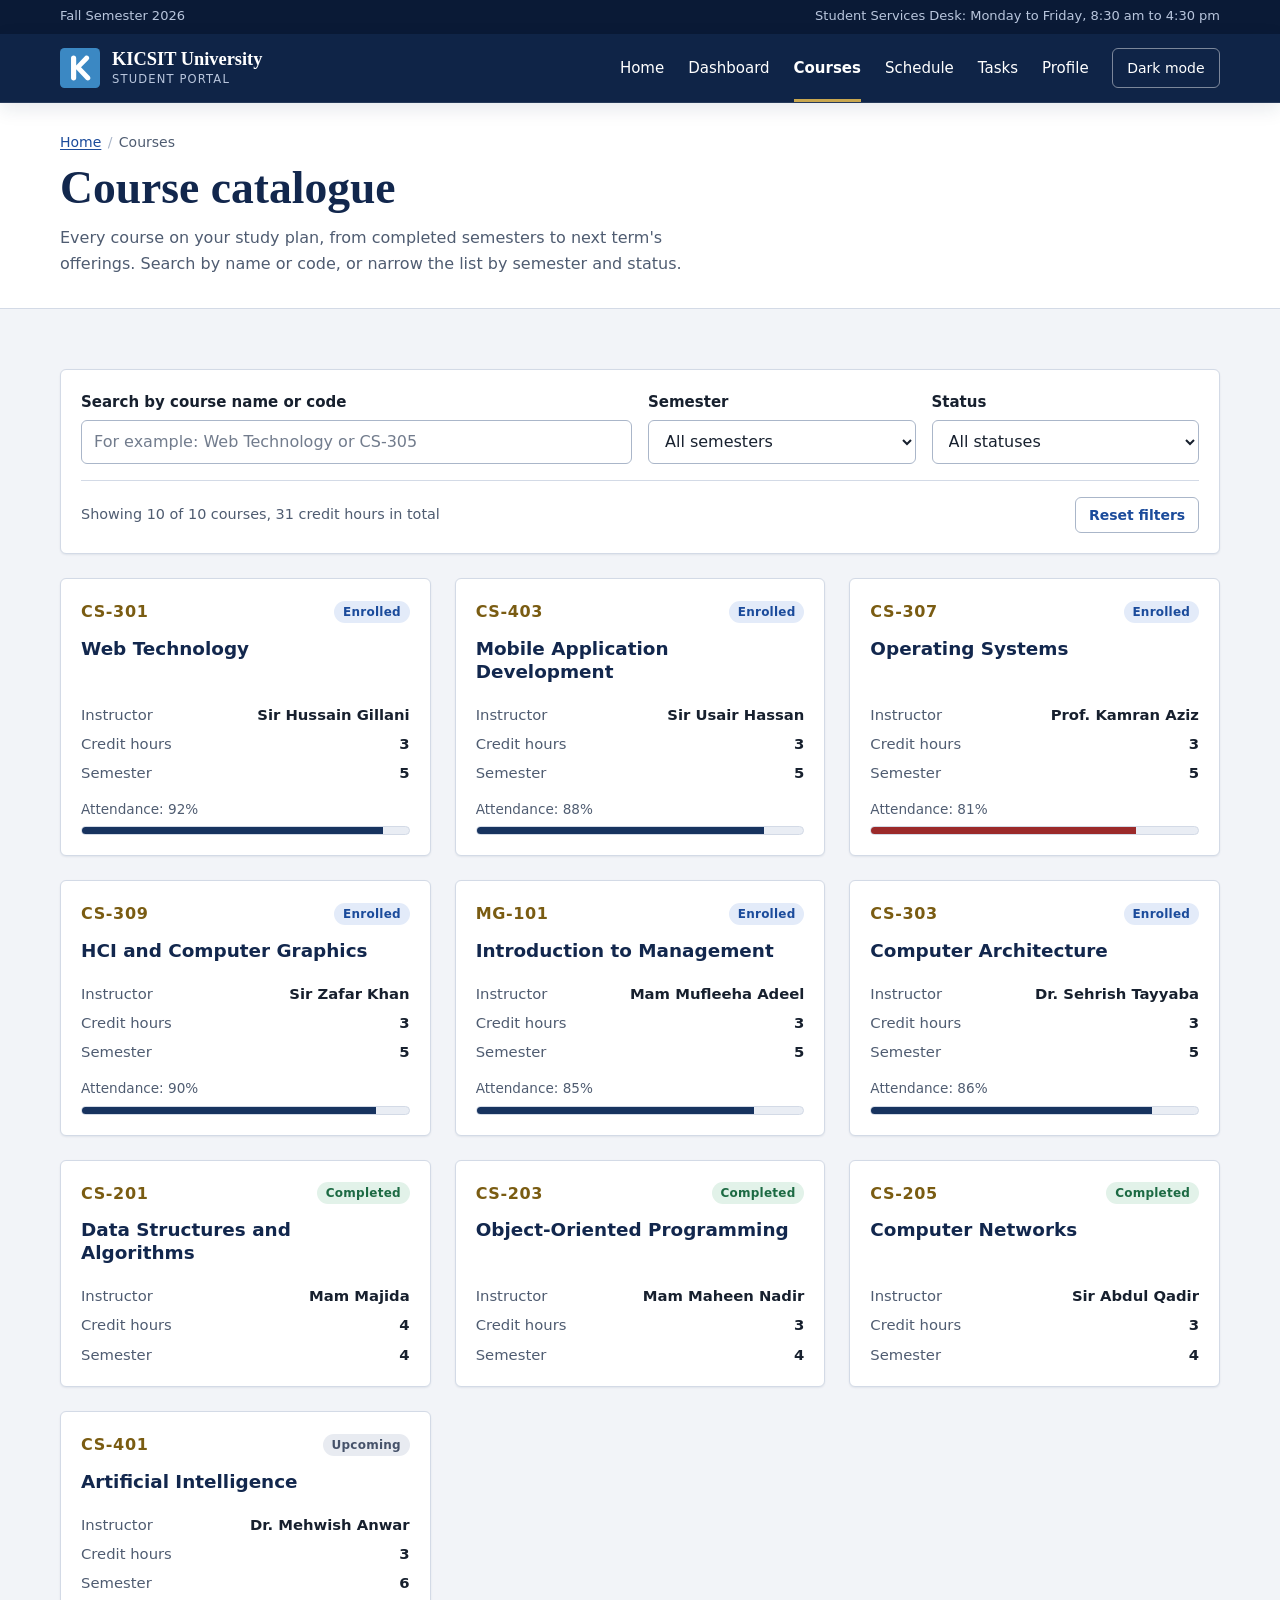
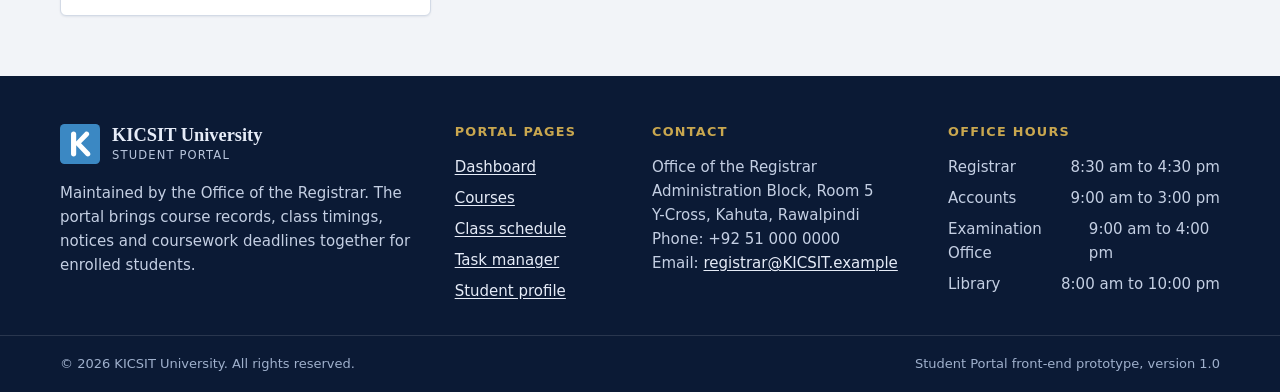
<file: courses.html>
<!DOCTYPE html>
<html lang="en">
<head>
  <meta charset="utf-8">
  <meta name="viewport" content="width=device-width, initial-scale=1">
  <title>Courses | KICSIT University Student Portal</title>
  <meta name="description" content="Searchable course catalogue with instructors, credit hours, semester and enrolment status.">
  <link rel="icon" href="images/kicsitLogo.svg" type="image/svg+xml">
  <script src="js/theme-init.js"></script>
  <link rel="stylesheet" href="css/style.css">
</head>
<body>
  <a class="skip-link" href="#main">Skip to main content</a>

  <div class="topbar">
    <div class="container topbar__inner">
      <span>Fall Semester 2026</span>
      <span>Student Services Desk: Monday to Friday, 8:30 am to 4:30 pm</span>
    </div>
  </div>

  <header class="site-header">
    <div class="container site-header__inner">
      <a class="brand" href="index.html" aria-label="KICSIT University Student Portal, home">
        <img class="brand__mark" src="images/kicsitLogo.svg" alt="" width="40" height="40">
        <span>
          <span class="brand__name">KICSIT University</span>
          <span class="brand__sub">Student Portal</span>
        </span>
      </a>

      <button class="nav-toggle" id="navToggle" type="button" aria-expanded="false" aria-controls="primaryNav">
        <span class="nav-toggle__bar"></span>
        <span class="nav-toggle__bar"></span>
        <span class="nav-toggle__bar"></span>
        <span class="sr-only">Menu</span>
      </button>

      <nav class="primary-nav" id="primaryNav" aria-label="Primary">
        <ul class="nav-list">
          <li><a href="index.html">Home</a></li>
          <li><a href="dashboard.html">Dashboard</a></li>
          <li><a href="courses.html" aria-current="page">Courses</a></li>
          <li><a href="schedule.html">Schedule</a></li>
          <li><a href="tasks.html">Tasks</a></li>
          <li><a href="profile.html">Profile</a></li>
        </ul>
        <button class="theme-toggle" id="themeToggle" type="button" aria-pressed="false">Dark mode</button>
      </nav>
    </div>
  </header>

  <main id="main">
    <div class="page-header">
      <div class="container">
        <nav aria-label="Breadcrumb">
          <ol class="breadcrumb">
            <li><a href="index.html">Home</a></li>
            <li aria-current="page">Courses</li>
          </ol>
        </nav>
        <h1>Course catalogue</h1>
        <p>Every course on your study plan, from completed semesters to next term's offerings. Search by name or code, or narrow the list by semester and status.</p>
      </div>
    </div>

    <section class="section">
      <div class="container">
        <form class="card toolbar" role="search" aria-label="Search and filter courses" onsubmit="return false;">
          <div class="grid grid--tight">
            <div class="field col-lg-6">
              <label for="courseSearch">Search by course name or code</label>
              <input id="courseSearch" type="search" placeholder="For example: Web Technology or CS-305" autocomplete="off">
            </div>
            <div class="field col-sm-6 col-lg-3">
              <label for="courseSemester">Semester</label>
              <select id="courseSemester"></select>
            </div>
            <div class="field col-sm-6 col-lg-3">
              <label for="courseStatus">Status</label>
              <select id="courseStatus">
                <option value="all">All statuses</option>
                <option value="Enrolled">Enrolled</option>
                <option value="Completed">Completed</option>
                <option value="Upcoming">Upcoming</option>
              </select>
            </div>
          </div>
          <div class="toolbar__meta">
            <span id="courseCount" aria-live="polite"></span>
            <button class="btn btn--outline btn--sm" type="button" id="courseReset">Reset filters</button>
          </div>
        </form>

        <div class="grid" id="courseGrid"></div>
      </div>
    </section>
  </main>

  <footer class="site-footer">
    <div class="container site-footer__main">
      <div class="grid">
        <div class="col-md-6 col-lg-4">
          <a class="brand" href="index.html" aria-label="KICSIT University Student Portal, home">
            <img class="brand__mark" src="images/kicsitLogo.svg" alt="" width="40" height="40">
            <span>
              <span class="brand__name">KICSIT University</span>
              <span class="brand__sub">Student Portal</span>
            </span>
          </a>
          <p>Maintained by the Office of the Registrar. The portal brings course records, class timings, notices and coursework deadlines together for enrolled students.</p>
        </div>

        <div class="col-sm-6 col-lg-2">
          <h2 class="footer-title">Portal pages</h2>
          <ul class="footer-list">
            <li><a href="dashboard.html">Dashboard</a></li>
            <li><a href="courses.html">Courses</a></li>
            <li><a href="schedule.html">Class schedule</a></li>
            <li><a href="tasks.html">Task manager</a></li>
            <li><a href="profile.html">Student profile</a></li>
          </ul>
        </div>

        <div class="col-sm-6 col-lg-3">
          <h2 class="footer-title">Contact</h2>
          <address>
            Office of the Registrar<br>
            Administration Block, Room 5<br>
            Y-Cross, Kahuta, Rawalpindi<br>
            Phone: +92 51 000 0000<br>
            Email: <a href="mailto:registrar@KICSIT.example">registrar@KICSIT.example</a>
          </address>
        </div>

        <div class="col-md-6 col-lg-3">
          <h2 class="footer-title">Office hours</h2>
          <ul class="footer-list footer-list--plain">
            <li><span>Registrar</span><span>8:30 am to 4:30 pm</span></li>
            <li><span>Accounts</span><span>9:00 am to 3:00 pm</span></li>
            <li><span>Examination Office</span><span>9:00 am to 4:00 pm</span></li>
            <li><span>Library</span><span>8:00 am to 10:00 pm</span></li>
          </ul>
        </div>
      </div>
    </div>
    <div class="site-footer__bottom">
      <div class="container">
        <span>&copy; <span id="currentYear">2026</span> KICSIT University. All rights reserved.</span>
        <span>Student Portal front-end prototype, version 1.0</span>
      </div>
    </div>
  </footer>

  <script src="js/data.js"></script>
  <script src="js/main.js"></script>
  <script src="js/courses.js"></script>
</body>
</html>
</file>
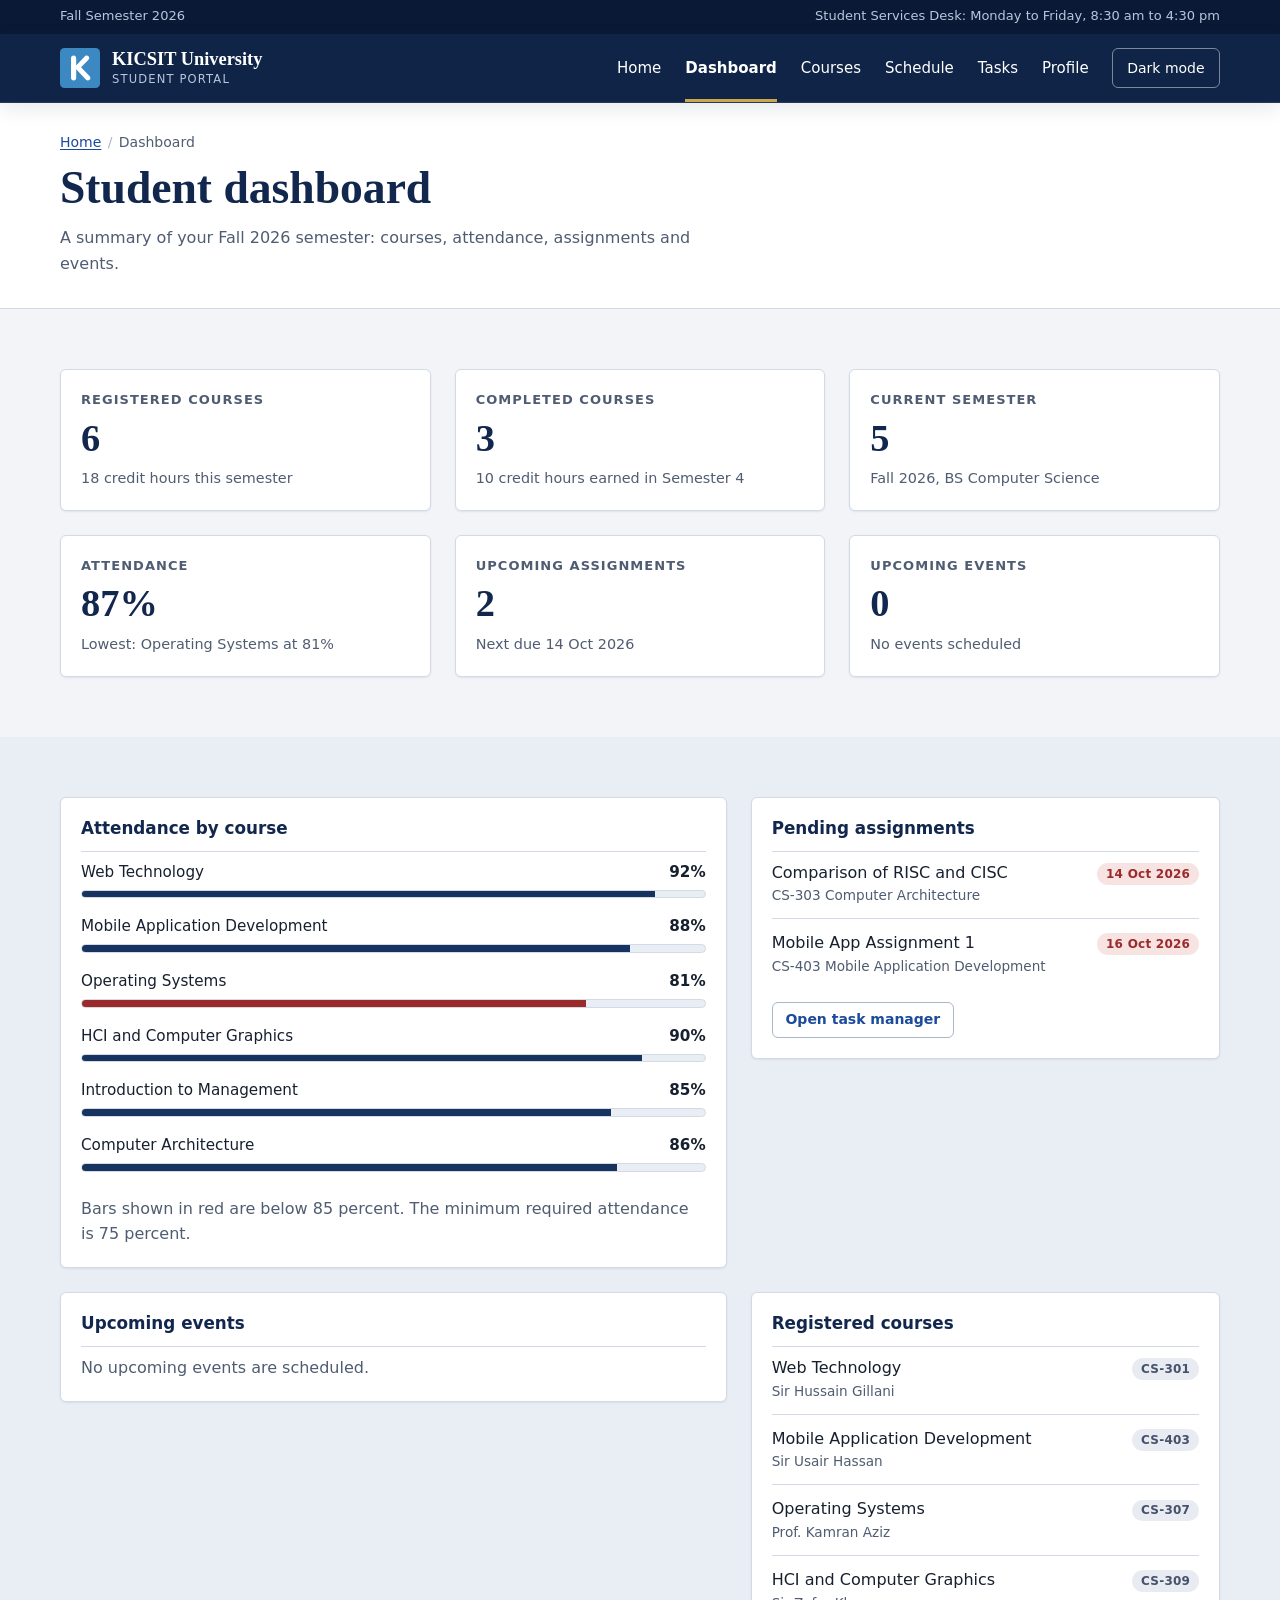
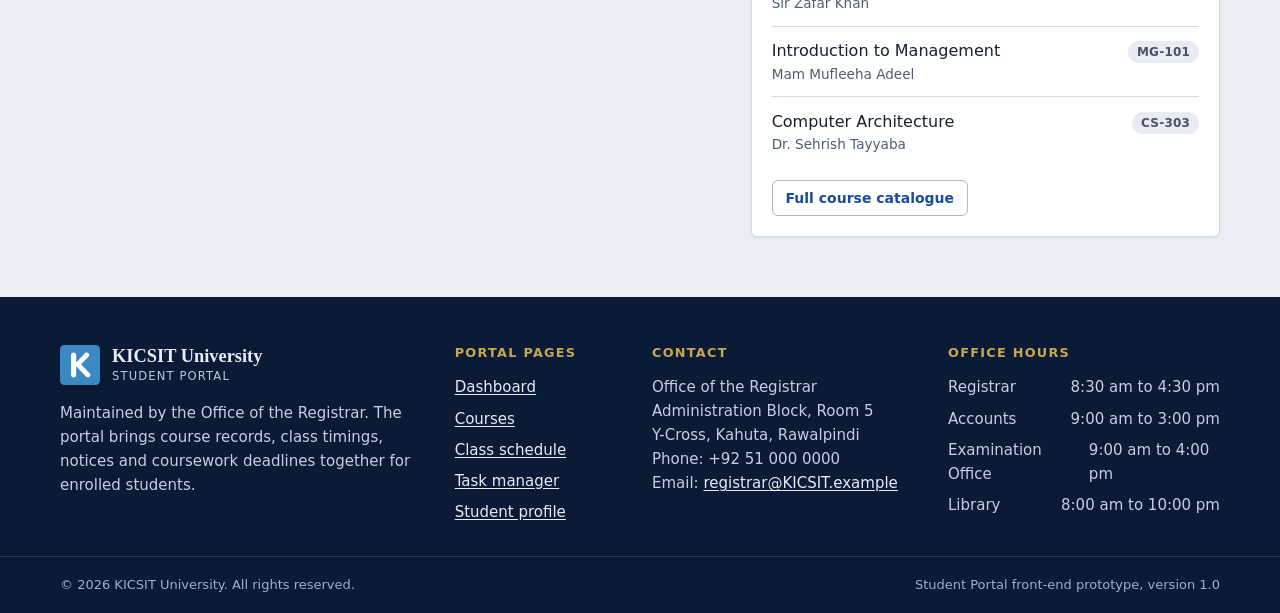
<file: dashboard.html>
<!DOCTYPE html>
<html lang="en">
<head>
  <meta charset="utf-8">
  <meta name="viewport" content="width=device-width, initial-scale=1">
  <title>Dashboard | KICSIT University Student Portal</title>
  <meta name="description" content="Student dashboard with registered courses, attendance, pending assignments and upcoming events.">
  <link rel="icon" href="images/kicsitLogo.svg" type="image/svg+xml">
  <script src="js/theme-init.js"></script>
  <link rel="stylesheet" href="css/style.css">
</head>
<body>
  <a class="skip-link" href="#main">Skip to main content</a>

  <div class="topbar">
    <div class="container topbar__inner">
      <span>Fall Semester 2026</span>
      <span>Student Services Desk: Monday to Friday, 8:30 am to 4:30 pm</span>
    </div>
  </div>

  <header class="site-header">
    <div class="container site-header__inner">
      <a class="brand" href="index.html" aria-label="KICSIT University Student Portal, home">
        <img class="brand__mark" src="images/kicsitLogo.svg" alt="" width="40" height="40">
        <span>
          <span class="brand__name">KICSIT University</span>
          <span class="brand__sub">Student Portal</span>
        </span>
      </a>

      <button class="nav-toggle" id="navToggle" type="button" aria-expanded="false" aria-controls="primaryNav">
        <span class="nav-toggle__bar"></span>
        <span class="nav-toggle__bar"></span>
        <span class="nav-toggle__bar"></span>
        <span class="sr-only">Menu</span>
      </button>

      <nav class="primary-nav" id="primaryNav" aria-label="Primary">
        <ul class="nav-list">
          <li><a href="index.html">Home</a></li>
          <li><a href="dashboard.html" aria-current="page">Dashboard</a></li>
          <li><a href="courses.html">Courses</a></li>
          <li><a href="schedule.html">Schedule</a></li>
          <li><a href="tasks.html">Tasks</a></li>
          <li><a href="profile.html">Profile</a></li>
        </ul>
        <button class="theme-toggle" id="themeToggle" type="button" aria-pressed="false">Dark mode</button>
      </nav>
    </div>
  </header>

  <main id="main">
    <div class="page-header">
      <div class="container">
        <nav aria-label="Breadcrumb">
          <ol class="breadcrumb">
            <li><a href="index.html">Home</a></li>
            <li aria-current="page">Dashboard</li>
          </ol>
        </nav>
        <h1>Student dashboard</h1>
        <p id="dashboardGreeting">A summary of your Fall 2026 semester: courses, attendance, assignments and events.</p>
      </div>
    </div>

    <section class="section" aria-labelledby="overviewTitle">
      <div class="container">
        <h2 class="sr-only" id="overviewTitle">Academic overview</h2>
        <div class="grid" id="dashboardStats"></div>
      </div>
    </section>

    <section class="section section--alt section--flush-top" aria-label="Details">
      <div class="container" style="padding-top: clamp(2.25rem, 5vw, 3.75rem);">
        <div class="grid grid--align-start">
          <div class="col-lg-7">
            <div class="card">
              <h2 class="card__title">Attendance by course</h2>
              <ul class="meter-list" id="attendanceList"></ul>
              <p class="text-muted mt-4">Bars shown in red are below 85 percent. The minimum required attendance is 75 percent.</p>
            </div>
          </div>
          <div class="col-lg-5">
            <div class="card">
              <h2 class="card__title">Pending assignments</h2>
              <ul class="compact-list" id="dashboardTasks"></ul>
              <p class="mt-4"><a class="btn btn--outline btn--sm" href="tasks.html">Open task manager</a></p>
            </div>
          </div>
          <div class="col-lg-7">
            <div class="card">
              <h2 class="card__title">Upcoming events</h2>
              <ul class="event-list" id="dashboardEvents"></ul>
            </div>
          </div>
          <div class="col-lg-5">
            <div class="card">
              <h2 class="card__title">Registered courses</h2>
              <ul class="compact-list" id="dashboardCourses"></ul>
              <p class="mt-4"><a class="btn btn--outline btn--sm" href="courses.html">Full course catalogue</a></p>
            </div>
          </div>
        </div>
      </div>
    </section>
  </main>

  <footer class="site-footer">
    <div class="container site-footer__main">
      <div class="grid">
        <div class="col-md-6 col-lg-4">
          <a class="brand" href="index.html" aria-label="KICSIT University Student Portal, home">
            <img class="brand__mark" src="images/kicsitLogo.svg" alt="" width="40" height="40">
            <span>
              <span class="brand__name">KICSIT University</span>
              <span class="brand__sub">Student Portal</span>
            </span>
          </a>
          <p>Maintained by the Office of the Registrar. The portal brings course records, class timings, notices and coursework deadlines together for enrolled students.</p>
        </div>

        <div class="col-sm-6 col-lg-2">
          <h2 class="footer-title">Portal pages</h2>
          <ul class="footer-list">
            <li><a href="dashboard.html">Dashboard</a></li>
            <li><a href="courses.html">Courses</a></li>
            <li><a href="schedule.html">Class schedule</a></li>
            <li><a href="tasks.html">Task manager</a></li>
            <li><a href="profile.html">Student profile</a></li>
          </ul>
        </div>

        <div class="col-sm-6 col-lg-3">
          <h2 class="footer-title">Contact</h2>
          <address>
            Office of the Registrar<br>
            Administration Block, Room 5<br>
            Y-Cross, Kahuta, Rawalpindi<br>
            Phone: +92 51 000 0000<br>
            Email: <a href="mailto:registrar@KICSIT.example">registrar@KICSIT.example</a>
          </address>
        </div>

        <div class="col-md-6 col-lg-3">
          <h2 class="footer-title">Office hours</h2>
          <ul class="footer-list footer-list--plain">
            <li><span>Registrar</span><span>8:30 am to 4:30 pm</span></li>
            <li><span>Accounts</span><span>9:00 am to 3:00 pm</span></li>
            <li><span>Examination Office</span><span>9:00 am to 4:00 pm</span></li>
            <li><span>Library</span><span>8:00 am to 10:00 pm</span></li>
          </ul>
        </div>
      </div>
    </div>
    <div class="site-footer__bottom">
      <div class="container">
        <span>&copy; <span id="currentYear">2026</span> KICSIT University. All rights reserved.</span>
        <span>Student Portal front-end prototype, version 1.0</span>
      </div>
    </div>
  </footer>

  <script src="js/data.js"></script>
  <script src="js/main.js"></script>
</body>
</html>
</file>
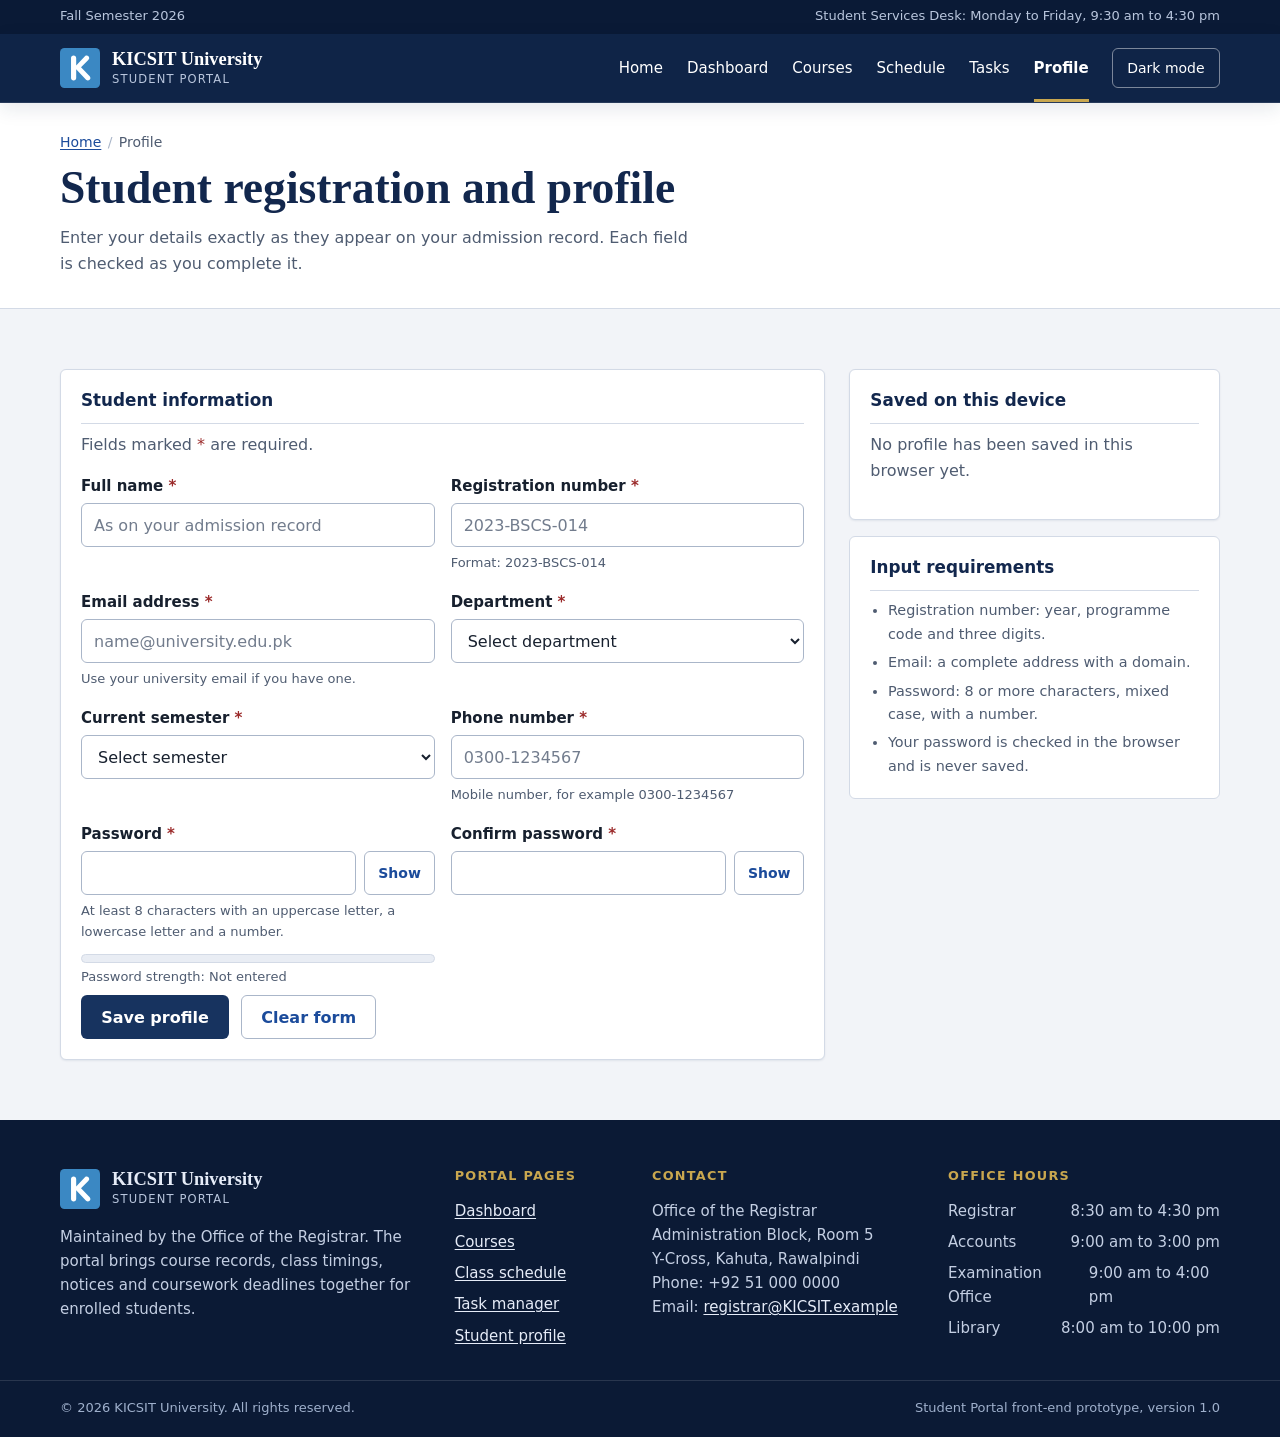
<file: profile.html>
<!DOCTYPE html>
<html lang="en">
<head>
  <meta charset="utf-8">
  <meta name="viewport" content="width=device-width, initial-scale=1">
  <title>Profile | KICSIT University Student Portal</title>
  <meta name="description" content="Student registration and profile form with inline validation.">
  <link rel="icon" href="images/kicsitLogo.svg" type="image/svg+xml">
  <script src="js/theme-init.js"></script>
  <link rel="stylesheet" href="css/style.css">
</head>
<body>
  <a class="skip-link" href="#main">Skip to main content</a>

  <div class="topbar">
    <div class="container topbar__inner">
      <span>Fall Semester 2026</span>
      <span>Student Services Desk: Monday to Friday, 9:30 am to 4:30 pm</span>
    </div>
  </div>

  <header class="site-header">
    <div class="container site-header__inner">
      <a class="brand" href="index.html" aria-label="KICSIT University Student Portal, home">
        <img class="brand__mark" src="images/kicsitLogo.svg" alt="" width="40" height="40">
        <span>
          <span class="brand__name">KICSIT University</span>
          <span class="brand__sub">Student Portal</span>
        </span>
      </a>

      <button class="nav-toggle" id="navToggle" type="button" aria-expanded="false" aria-controls="primaryNav">
        <span class="nav-toggle__bar"></span>
        <span class="nav-toggle__bar"></span>
        <span class="nav-toggle__bar"></span>
        <span class="sr-only">Menu</span>
      </button>

      <nav class="primary-nav" id="primaryNav" aria-label="Primary">
        <ul class="nav-list">
          <li><a href="index.html">Home</a></li>
          <li><a href="dashboard.html">Dashboard</a></li>
          <li><a href="courses.html">Courses</a></li>
          <li><a href="schedule.html">Schedule</a></li>
          <li><a href="tasks.html">Tasks</a></li>
          <li><a href="profile.html" aria-current="page">Profile</a></li>
        </ul>
        <button class="theme-toggle" id="themeToggle" type="button" aria-pressed="false">Dark mode</button>
      </nav>
    </div>
  </header>

  <main id="main">
    <div class="page-header">
      <div class="container">
        <nav aria-label="Breadcrumb">
          <ol class="breadcrumb">
            <li><a href="index.html">Home</a></li>
            <li aria-current="page">Profile</li>
          </ol>
        </nav>
        <h1>Student registration and profile</h1>
        <p>Enter your details exactly as they appear on your admission record. Each field is checked as you complete it.</p>
      </div>
    </div>

    <section class="section">
      <div class="container">
        <div class="grid grid--align-start">
          <div class="col-lg-8">
            <form class="card" id="profileForm" novalidate aria-labelledby="profileFormTitle">
              <h2 class="card__title" id="profileFormTitle">Student information</h2>
              <p class="text-muted">Fields marked <span class="req" aria-hidden="true">*</span><span class="sr-only">with an asterisk</span> are required.</p>

              <div class="form-note form-note--success mb-4" id="profileSuccess" role="status" hidden></div>

              <div class="grid grid--tight">
        <div class="field col-md-6">
          <label for="fullName">Full name <span class="req" aria-hidden="true">*</span></label>
          <input id="fullName" name="fullName" type="text" autocomplete="name" placeholder="As on your admission record" required aria-describedby="fullNameError">
          <p class="field__error" id="fullNameError" aria-live="polite"></p>
        </div>
        <div class="field col-md-6">
          <label for="regNo">Registration number <span class="req" aria-hidden="true">*</span></label>
          <input id="regNo" name="regNo" type="text" placeholder="2023-BSCS-014" required aria-describedby="regNoHint regNoError">
          <p class="field__hint" id="regNoHint">Format: 2023-BSCS-014</p>
          <p class="field__error" id="regNoError" aria-live="polite"></p>
        </div>
        <div class="field col-md-6">
          <label for="email">Email address <span class="req" aria-hidden="true">*</span></label>
          <input id="email" name="email" type="email" autocomplete="email" placeholder="name@university.edu.pk" required aria-describedby="emailHint emailError">
          <p class="field__hint" id="emailHint">Use your university email if you have one.</p>
          <p class="field__error" id="emailError" aria-live="polite"></p>
        </div>
        <div class="field col-md-6">
          <label for="department">Department <span class="req" aria-hidden="true">*</span></label>
          <select id="department" name="department" required aria-describedby="departmentError"></select>
          <p class="field__error" id="departmentError" aria-live="polite"></p>
        </div>
        <div class="field col-md-6">
          <label for="semester">Current semester <span class="req" aria-hidden="true">*</span></label>
          <select id="semester" name="semester" required aria-describedby="semesterError"></select>
          <p class="field__error" id="semesterError" aria-live="polite"></p>
        </div>
        <div class="field col-md-6">
          <label for="phone">Phone number <span class="req" aria-hidden="true">*</span></label>
          <input id="phone" name="phone" type="tel" autocomplete="tel" placeholder="0300-1234567" required aria-describedby="phoneHint phoneError">
          <p class="field__hint" id="phoneHint">Mobile number, for example 0300-1234567</p>
          <p class="field__error" id="phoneError" aria-live="polite"></p>
        </div>
        <div class="field col-md-6">
          <label for="password">Password <span class="req" aria-hidden="true">*</span></label>
          <div class="input-group">
            <input id="password" name="password" type="password" autocomplete="new-password" required aria-describedby="passwordHint passwordError">
            <button class="btn btn--outline btn--sm" type="button" data-toggle-password="password" aria-pressed="false">Show</button>
          </div>
          <p class="field__hint" id="passwordHint">At least 8 characters with an uppercase letter, a lowercase letter and a number.</p>
          <div class="strength">
            <div class="progress" role="progressbar" aria-label="Password strength" aria-valuemin="0" aria-valuemax="5" aria-valuenow="0"><span id="strengthBar" style="width:0"></span></div>
            <p class="strength__text" id="strengthText" aria-live="polite">Password strength: Not entered</p>
          </div>
          <p class="field__error" id="passwordError" aria-live="polite"></p>
        </div>
        <div class="field col-md-6">
          <label for="confirmPassword">Confirm password <span class="req" aria-hidden="true">*</span></label>
          <div class="input-group">
            <input id="confirmPassword" name="confirmPassword" type="password" autocomplete="new-password" required aria-describedby="confirmPasswordError">
            <button class="btn btn--outline btn--sm" type="button" data-toggle-password="confirmPassword" aria-pressed="false">Show</button>
          </div>
          <p class="field__error" id="confirmPasswordError" aria-live="polite"></p>
        </div>
              </div>

              <div class="form-actions">
                <button class="btn btn--primary" type="submit">Save profile</button>
                <button class="btn btn--outline" type="reset">Clear form</button>
              </div>
            </form>
          </div>

          <div class="col-lg-4">
            <div class="grid grid--tight">
              <div>
                <section class="card" aria-labelledby="savedTitle">
                  <h2 class="card__title" id="savedTitle">Saved on this device</h2>
                  <div id="savedProfile"></div>
                  <p class="mt-4" style="margin-top:1rem;"><button class="btn btn--danger btn--sm" type="button" id="removeProfile" hidden>Remove saved profile</button></p>
                </section>
              </div>
              <div>
                <section class="card card--flat" aria-labelledby="rulesTitle">
                  <h2 class="card__title" id="rulesTitle">Input requirements</h2>
                  <ul class="requirement-list">
                    <li>Registration number: year, programme code and three digits.</li>
                    <li>Email: a complete address with a domain.</li>
                    <li>Password: 8 or more characters, mixed case, with a number.</li>
                    <li>Your password is checked in the browser and is never saved.</li>
                  </ul>
                </section>
              </div>
            </div>
          </div>
        </div>
      </div>
    </section>
  </main>

  <footer class="site-footer">
    <div class="container site-footer__main">
      <div class="grid">
        <div class="col-md-6 col-lg-4">
          <a class="brand" href="index.html" aria-label="KICSIT University Student Portal, home">
            <img class="brand__mark" src="images/kicsitLogo.svg" alt="" width="40" height="40">
            <span>
              <span class="brand__name">KICSIT University</span>
              <span class="brand__sub">Student Portal</span>
            </span>
          </a>
          <p>Maintained by the Office of the Registrar. The portal brings course records, class timings, notices and coursework deadlines together for enrolled students.</p>
        </div>

        <div class="col-sm-6 col-lg-2">
          <h2 class="footer-title">Portal pages</h2>
          <ul class="footer-list">
            <li><a href="dashboard.html">Dashboard</a></li>
            <li><a href="courses.html">Courses</a></li>
            <li><a href="schedule.html">Class schedule</a></li>
            <li><a href="tasks.html">Task manager</a></li>
            <li><a href="profile.html">Student profile</a></li>
          </ul>
        </div>

        <div class="col-sm-6 col-lg-3">
          <h2 class="footer-title">Contact</h2>
          <address>
            Office of the Registrar<br>
            Administration Block, Room 5<br>
            Y-Cross, Kahuta, Rawalpindi<br>
            Phone: +92 51 000 0000<br>
            Email: <a href="mailto:registrar@KICSIT.example">registrar@KICSIT.example</a>
          </address>
        </div>

        <div class="col-md-6 col-lg-3">
          <h2 class="footer-title">Office hours</h2>
          <ul class="footer-list footer-list--plain">
            <li><span>Registrar</span><span>8:30 am to 4:30 pm</span></li>
            <li><span>Accounts</span><span>9:00 am to 3:00 pm</span></li>
            <li><span>Examination Office</span><span>9:00 am to 4:00 pm</span></li>
            <li><span>Library</span><span>8:00 am to 10:00 pm</span></li>
          </ul>
        </div>
      </div>
    </div>
    <div class="site-footer__bottom">
      <div class="container">
        <span>&copy; <span id="currentYear">2026</span> KICSIT University. All rights reserved.</span>
        <span>Student Portal front-end prototype, version 1.0</span>
      </div>
    </div>
  </footer>

  <script src="js/data.js"></script>
  <script src="js/main.js"></script>
  <script src="js/profile.js"></script>
</body>
</html>
</file>
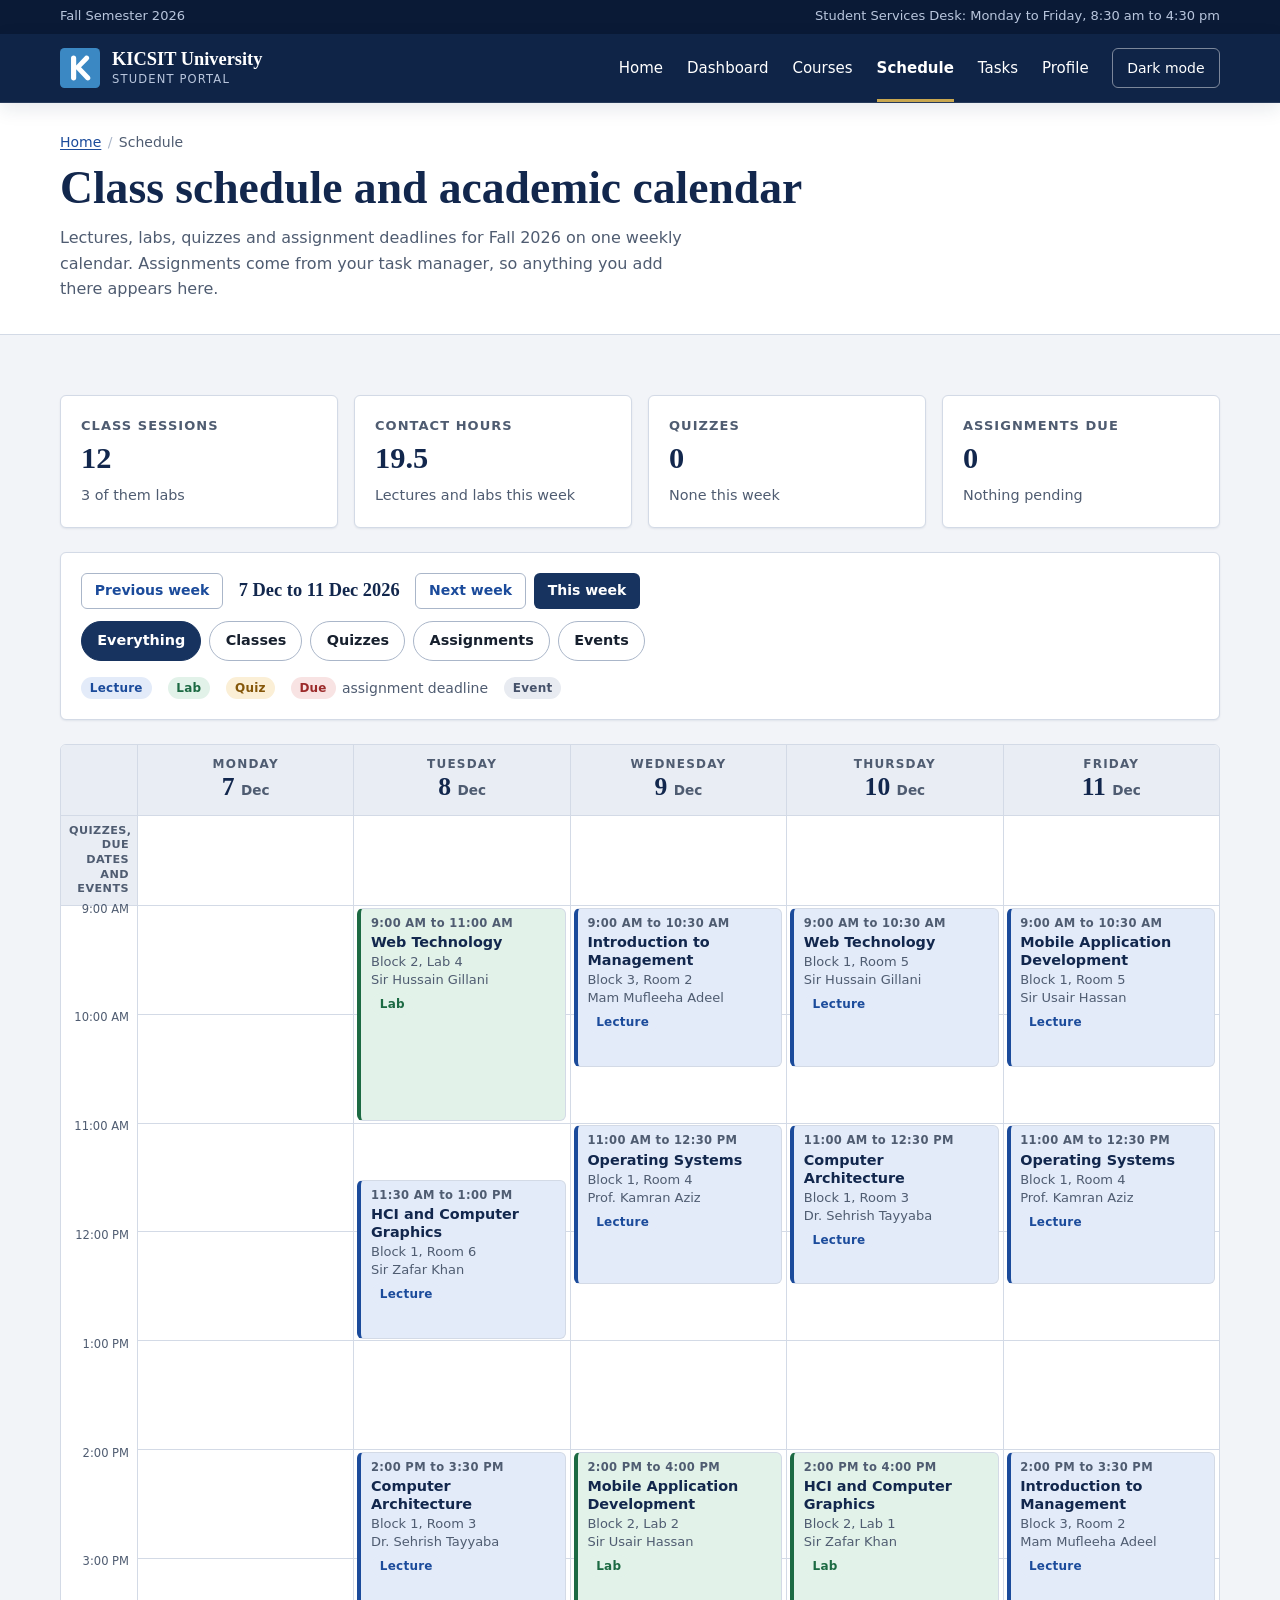
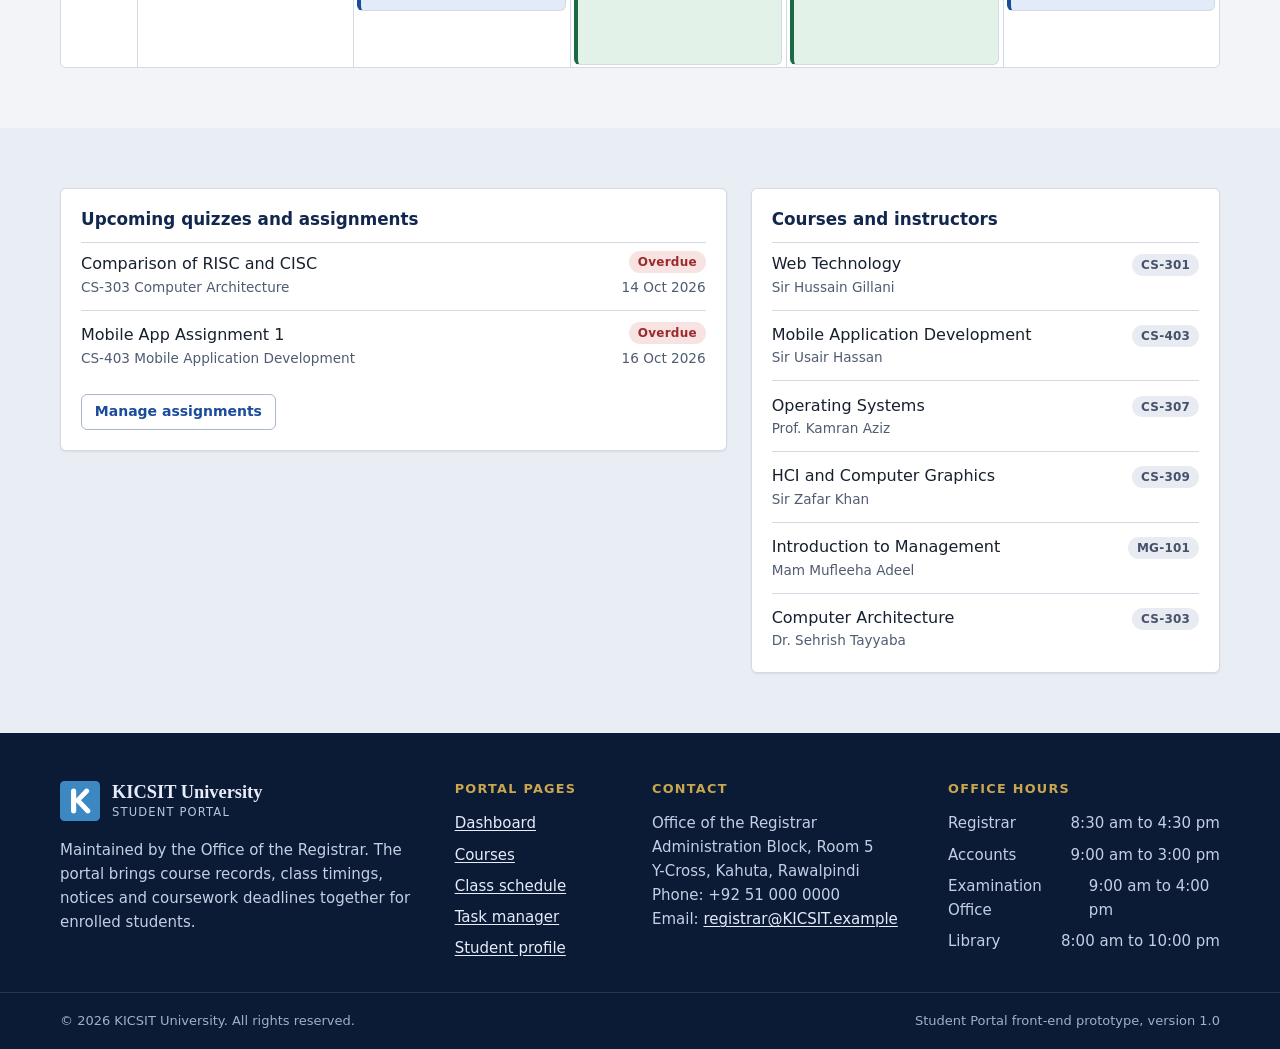
<file: schedule.html>
<!DOCTYPE html>
<html lang="en">
<head>
  <meta charset="utf-8">
  <meta name="viewport" content="width=device-width, initial-scale=1">
  <title>Schedule | KICSIT University Student Portal</title>
  <meta name="description" content="Weekly academic calendar with classes, labs, quizzes and assignment deadlines.">
  <link rel="icon" href="images/kicsitLogo.svg" type="image/svg+xml">
  <script src="js/theme-init.js"></script>
  <link rel="stylesheet" href="css/style.css">
</head>
<body>
  <a class="skip-link" href="#main">Skip to main content</a>

  <div class="topbar">
    <div class="container topbar__inner">
      <span>Fall Semester 2026</span>
      <span>Student Services Desk: Monday to Friday, 8:30 am to 4:30 pm</span>
    </div>
  </div>

  <header class="site-header">
    <div class="container site-header__inner">
      <a class="brand" href="index.html" aria-label="KICSIT University Student Portal, home">
        <img class="brand__mark" src="images/kicsitLogo.svg" alt="" width="40" height="40">
        <span>
          <span class="brand__name">KICSIT University</span>
          <span class="brand__sub">Student Portal</span>
        </span>
      </a>

      <button class="nav-toggle" id="navToggle" type="button" aria-expanded="false" aria-controls="primaryNav">
        <span class="nav-toggle__bar"></span>
        <span class="nav-toggle__bar"></span>
        <span class="nav-toggle__bar"></span>
        <span class="sr-only">Menu</span>
      </button>

      <nav class="primary-nav" id="primaryNav" aria-label="Primary">
        <ul class="nav-list">
          <li><a href="index.html">Home</a></li>
          <li><a href="dashboard.html">Dashboard</a></li>
          <li><a href="courses.html">Courses</a></li>
          <li><a href="schedule.html" aria-current="page">Schedule</a></li>
          <li><a href="tasks.html">Tasks</a></li>
          <li><a href="profile.html">Profile</a></li>
        </ul>
        <button class="theme-toggle" id="themeToggle" type="button" aria-pressed="false">Dark mode</button>
      </nav>
    </div>
  </header>

  <main id="main">
    <div class="page-header">
      <div class="container">
        <nav aria-label="Breadcrumb">
          <ol class="breadcrumb">
            <li><a href="index.html">Home</a></li>
            <li aria-current="page">Schedule</li>
          </ol>
        </nav>
        <h1>Class schedule and academic calendar</h1>
        <p>Lectures, labs, quizzes and assignment deadlines for Fall 2026 on one weekly calendar. Assignments come from your task manager, so anything you add there appears here.</p>
      </div>
    </div>

    <section class="section section--flush-bottom" aria-labelledby="summaryTitle">
      <div class="container">
        <h2 class="sr-only" id="summaryTitle">Week summary</h2>
        <div class="grid grid--tight" id="weekSummary"></div>
      </div>
    </section>

    <section class="section section--tight-top" aria-labelledby="calendarTitle">
      <div class="container">
        <h2 class="sr-only" id="calendarTitle">Weekly calendar</h2>

        <div class="card cal-toolbar">
          <div class="cal-toolbar__row">
            <div class="week-nav" role="group" aria-label="Choose week">
              <button class="btn btn--outline btn--sm" type="button" id="weekPrev">Previous week</button>
              <span class="week-nav__label" id="weekLabel" aria-live="polite"></span>
              <button class="btn btn--outline btn--sm" type="button" id="weekNext">Next week</button>
              <button class="btn btn--primary btn--sm" type="button" id="weekToday">This week</button>
            </div>
            <div class="chip-group" id="typeFilter" role="group" aria-label="Show on calendar">
              <button class="chip" type="button" data-type="all" aria-pressed="true">Everything</button>
              <button class="chip" type="button" data-type="class" aria-pressed="false">Classes</button>
              <button class="chip" type="button" data-type="quiz" aria-pressed="false">Quizzes</button>
              <button class="chip" type="button" data-type="assignment" aria-pressed="false">Assignments</button>
              <button class="chip" type="button" data-type="event" aria-pressed="false">Events</button>
            </div>
          </div>
          <div class="legend" aria-label="Colour key">
            <span class="legend__item"><span class="badge badge--info">Lecture</span></span>
            <span class="legend__item"><span class="badge badge--success">Lab</span></span>
            <span class="legend__item"><span class="badge badge--warning">Quiz</span></span>
            <span class="legend__item"><span class="badge badge--danger">Due</span> assignment deadline</span>
            <span class="legend__item"><span class="badge badge--neutral">Event</span></span>
          </div>
        </div>

        <div class="cal" id="calendarGrid"></div>
        <div class="grid agenda" id="calendarAgenda"></div>
      </div>
    </section>

    <section class="section section--alt" aria-labelledby="deadlinesTitle">
      <div class="container">
        <div class="grid grid--align-start">
          <div class="col-lg-7">
            <div class="card">
              <h2 class="card__title" id="deadlinesTitle">Upcoming quizzes and assignments</h2>
              <ul class="compact-list" id="deadlineList"></ul>
              <p class="mt-4"><a class="btn btn--outline btn--sm" href="tasks.html">Manage assignments</a></p>
            </div>
          </div>
          <div class="col-lg-5">
            <div class="card">
              <h2 class="card__title">Courses and instructors</h2>
              <ul class="compact-list" id="courseKey"></ul>
            </div>
          </div>
        </div>
      </div>
    </section>
  </main>

  <footer class="site-footer">
    <div class="container site-footer__main">
      <div class="grid">
        <div class="col-md-6 col-lg-4">
          <a class="brand" href="index.html" aria-label="KICSIT University Student Portal, home">
            <img class="brand__mark" src="images/kicsitLogo.svg" alt="" width="40" height="40">
            <span>
              <span class="brand__name">KICSIT University</span>
              <span class="brand__sub">Student Portal</span>
            </span>
          </a>
          <p>Maintained by the Office of the Registrar. The portal brings course records, class timings, notices and coursework deadlines together for enrolled students.</p>
        </div>

        <div class="col-sm-6 col-lg-2">
          <h2 class="footer-title">Portal pages</h2>
          <ul class="footer-list">
            <li><a href="dashboard.html">Dashboard</a></li>
            <li><a href="courses.html">Courses</a></li>
            <li><a href="schedule.html">Class schedule</a></li>
            <li><a href="tasks.html">Task manager</a></li>
            <li><a href="profile.html">Student profile</a></li>
          </ul>
        </div>

        <div class="col-sm-6 col-lg-3">
          <h2 class="footer-title">Contact</h2>
          <address>
            Office of the Registrar<br>
            Administration Block, Room 5<br>
            Y-Cross, Kahuta, Rawalpindi<br>
            Phone: +92 51 000 0000<br>
            Email: <a href="mailto:registrar@KICSIT.example">registrar@KICSIT.example</a>
          </address>
        </div>

        <div class="col-md-6 col-lg-3">
          <h2 class="footer-title">Office hours</h2>
          <ul class="footer-list footer-list--plain">
            <li><span>Registrar</span><span>8:30 am to 4:30 pm</span></li>
            <li><span>Accounts</span><span>9:00 am to 3:00 pm</span></li>
            <li><span>Examination Office</span><span>9:00 am to 4:00 pm</span></li>
            <li><span>Library</span><span>8:00 am to 10:00 pm</span></li>
          </ul>
        </div>
      </div>
    </div>
    <div class="site-footer__bottom">
      <div class="container">
        <span>&copy; <span id="currentYear">2026</span> KICSIT University. All rights reserved.</span>
        <span>Student Portal front-end prototype, version 1.0</span>
      </div>
    </div>
  </footer>

  <script src="js/data.js"></script>
  <script src="js/main.js"></script>
  <script src="js/schedule.js"></script>
</body>
</html>
</file>
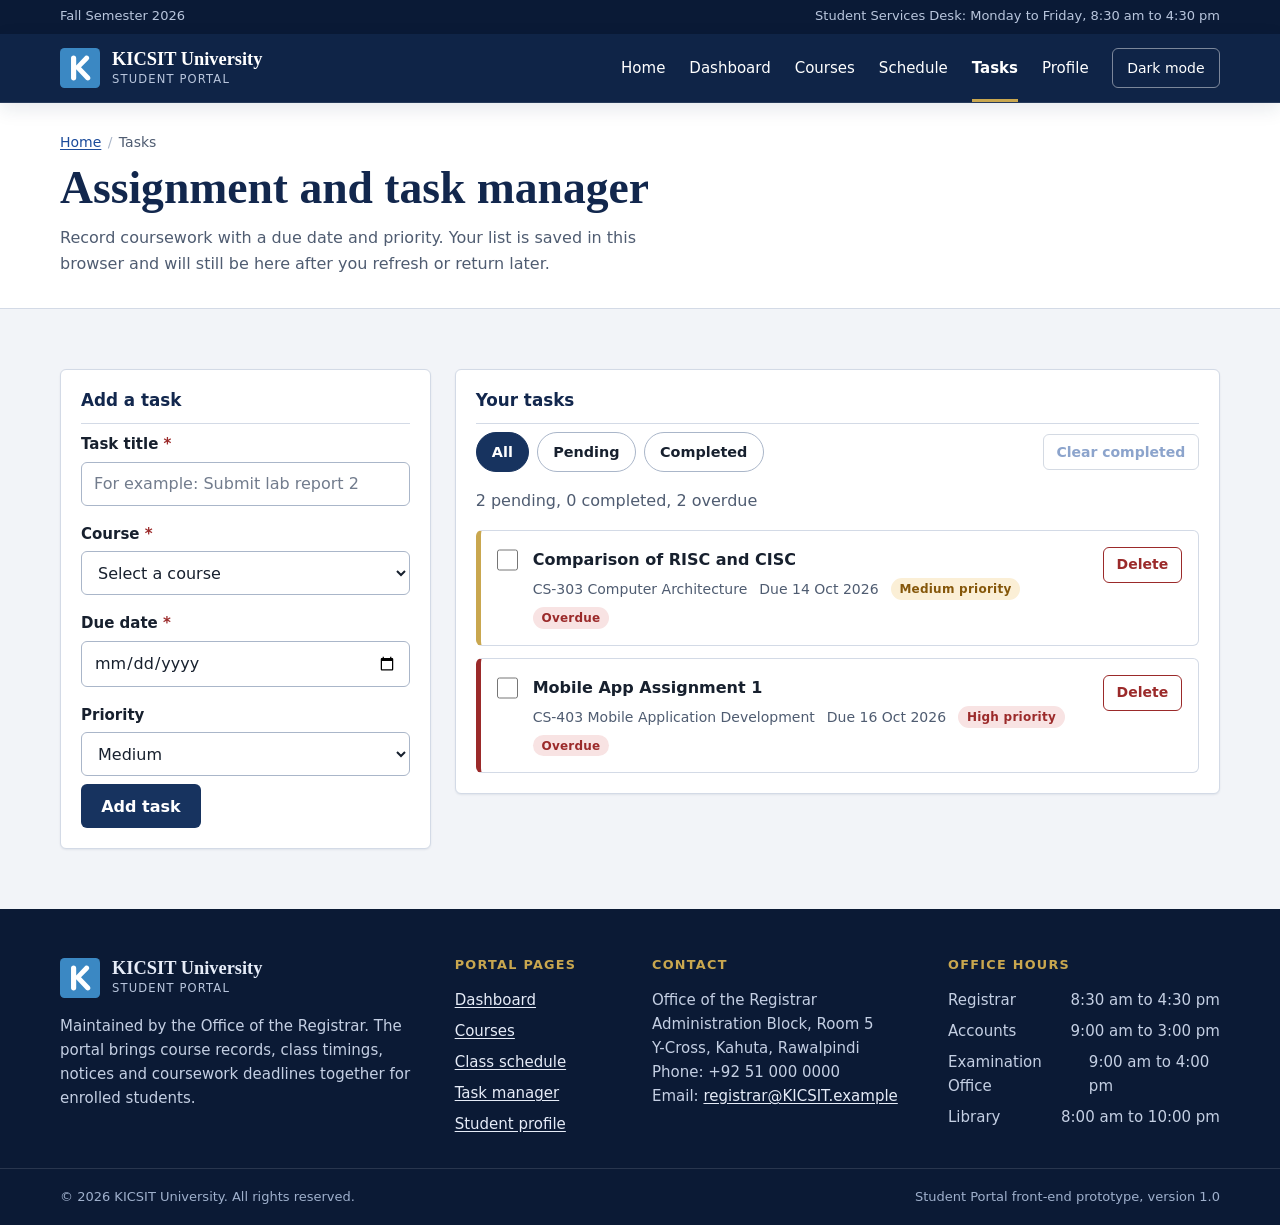
<file: tasks.html>
<!DOCTYPE html>
<html lang="en">
<head>
  <meta charset="utf-8">
  <meta name="viewport" content="width=device-width, initial-scale=1">
  <title>Tasks | KICSIT University Student Portal</title>
  <meta name="description" content="Assignment and task manager. Add, complete and delete coursework tasks, saved in your browser.">
  <link rel="icon" href="images/kicsitLogo.svg" type="image/svg+xml">
  <script src="js/theme-init.js"></script>
  <link rel="stylesheet" href="css/style.css">
</head>
<body>
  <a class="skip-link" href="#main">Skip to main content</a>

  <div class="topbar">
    <div class="container topbar__inner">
      <span>Fall Semester 2026</span>
      <span>Student Services Desk: Monday to Friday, 8:30 am to 4:30 pm</span>
    </div>
  </div>

  <header class="site-header">
    <div class="container site-header__inner">
      <a class="brand" href="index.html" aria-label="KICSIT University Student Portal, home">
        <img class="brand__mark" src="images/kicsitLogo.svg" alt="" width="40" height="40">
        <span>
          <span class="brand__name">KICSIT University</span>
          <span class="brand__sub">Student Portal</span>
        </span>
      </a>

      <button class="nav-toggle" id="navToggle" type="button" aria-expanded="false" aria-controls="primaryNav">
        <span class="nav-toggle__bar"></span>
        <span class="nav-toggle__bar"></span>
        <span class="nav-toggle__bar"></span>
        <span class="sr-only">Menu</span>
      </button>

      <nav class="primary-nav" id="primaryNav" aria-label="Primary">
        <ul class="nav-list">
          <li><a href="index.html">Home</a></li>
          <li><a href="dashboard.html">Dashboard</a></li>
          <li><a href="courses.html">Courses</a></li>
          <li><a href="schedule.html">Schedule</a></li>
          <li><a href="tasks.html" aria-current="page">Tasks</a></li>
          <li><a href="profile.html">Profile</a></li>
        </ul>
        <button class="theme-toggle" id="themeToggle" type="button" aria-pressed="false">Dark mode</button>
      </nav>
    </div>
  </header>

  <main id="main">
    <div class="page-header">
      <div class="container">
        <nav aria-label="Breadcrumb">
          <ol class="breadcrumb">
            <li><a href="index.html">Home</a></li>
            <li aria-current="page">Tasks</li>
          </ol>
        </nav>
        <h1>Assignment and task manager</h1>
        <p>Record coursework with a due date and priority. Your list is saved in this browser and will still be here after you refresh or return later.</p>
      </div>
    </div>

    <section class="section">
      <div class="container">
        <div class="grid grid--align-start">
          <div class="col-lg-4">
            <form class="card" id="taskForm" novalidate aria-labelledby="taskFormTitle">
              <h2 class="card__title" id="taskFormTitle">Add a task</h2>
              <div class="grid grid--tight">
                <div class="field">
                  <label for="taskTitle">Task title <span class="req" aria-hidden="true">*</span></label>
                  <input id="taskTitle" name="title" type="text" maxlength="100" placeholder="For example: Submit lab report 2" required aria-describedby="taskTitleError">
                  <p class="field__error" id="taskTitleError" aria-live="polite"></p>
                </div>
                <div class="field">
                  <label for="taskCourse">Course <span class="req" aria-hidden="true">*</span></label>
                  <select id="taskCourse" name="course" required aria-describedby="taskCourseError"></select>
                  <p class="field__error" id="taskCourseError" aria-live="polite"></p>
                </div>
                <div class="field">
                  <label for="taskDue">Due date <span class="req" aria-hidden="true">*</span></label>
                  <input id="taskDue" name="due" type="date" required aria-describedby="taskDueError">
                  <p class="field__error" id="taskDueError" aria-live="polite"></p>
                </div>
                <div class="field">
                  <label for="taskPriority">Priority</label>
                  <select id="taskPriority" name="priority">
                    <option value="High">High</option>
                    <option value="Medium" selected>Medium</option>
                    <option value="Low">Low</option>
                  </select>
                </div>
              </div>
              <div class="form-actions">
                <button class="btn btn--primary" type="submit">Add task</button>
              </div>
            </form>
          </div>

          <div class="col-lg-8">
            <section class="card" aria-labelledby="taskListTitle">
              <h2 class="card__title" id="taskListTitle">Your tasks</h2>
              <div class="toolbar__meta" style="margin-top:0; padding-top:0; border-top:0; margin-bottom:1rem;">
                <div class="chip-group" id="taskFilter" role="group" aria-label="Filter tasks">
                  <button class="chip" type="button" data-task-filter="all" aria-pressed="true">All</button>
                  <button class="chip" type="button" data-task-filter="pending" aria-pressed="false">Pending</button>
                  <button class="chip" type="button" data-task-filter="completed" aria-pressed="false">Completed</button>
                </div>
                <button class="btn btn--outline btn--sm" type="button" id="clearCompleted">Clear completed</button>
              </div>
              <p class="text-muted" id="taskSummary" aria-live="polite"></p>
              <ul class="task-list mt-4" id="taskList" style="margin-top:1rem;"></ul>
            </section>
          </div>
        </div>
      </div>
    </section>
  </main>

  <footer class="site-footer">
    <div class="container site-footer__main">
      <div class="grid">
        <div class="col-md-6 col-lg-4">
          <a class="brand" href="index.html" aria-label="KICSIT University Student Portal, home">
            <img class="brand__mark" src="images/kicsitLogo.svg" alt="" width="40" height="40">
            <span>
              <span class="brand__name">KICSIT University</span>
              <span class="brand__sub">Student Portal</span>
            </span>
          </a>
          <p>Maintained by the Office of the Registrar. The portal brings course records, class timings, notices and coursework deadlines together for enrolled students.</p>
        </div>

        <div class="col-sm-6 col-lg-2">
          <h2 class="footer-title">Portal pages</h2>
          <ul class="footer-list">
            <li><a href="dashboard.html">Dashboard</a></li>
            <li><a href="courses.html">Courses</a></li>
            <li><a href="schedule.html">Class schedule</a></li>
            <li><a href="tasks.html">Task manager</a></li>
            <li><a href="profile.html">Student profile</a></li>
          </ul>
        </div>

        <div class="col-sm-6 col-lg-3">
          <h2 class="footer-title">Contact</h2>
          <address>
            Office of the Registrar<br>
            Administration Block, Room 5<br>
            Y-Cross, Kahuta, Rawalpindi<br>
            Phone: +92 51 000 0000<br>
            Email: <a href="mailto:registrar@KICSIT.example">registrar@KICSIT.example</a>
          </address>
        </div>

        <div class="col-md-6 col-lg-3">
          <h2 class="footer-title">Office hours</h2>
          <ul class="footer-list footer-list--plain">
            <li><span>Registrar</span><span>8:30 am to 4:30 pm</span></li>
            <li><span>Accounts</span><span>9:00 am to 3:00 pm</span></li>
            <li><span>Examination Office</span><span>9:00 am to 4:00 pm</span></li>
            <li><span>Library</span><span>8:00 am to 10:00 pm</span></li>
          </ul>
        </div>
      </div>
    </div>
    <div class="site-footer__bottom">
      <div class="container">
        <span>&copy; <span id="currentYear">2026</span> KICSIT University. All rights reserved.</span>
        <span>Student Portal front-end prototype, version 1.0</span>
      </div>
    </div>
  </footer>

  <script src="js/data.js"></script>
  <script src="js/main.js"></script>
  <script src="js/tasks.js"></script>
</body>
</html>
</file>
<file: css/style.css>
/* ---------------------------------------------------------------------
   1. Design tokens
   --------------------------------------------------------------------- */
:root {
  --font-sans: "Segoe UI", system-ui, -apple-system, "Helvetica Neue", Arial, sans-serif;
  --font-serif: Georgia, "Iowan Old Style", "Times New Roman", serif;

  --bg: #f2f4f8;
  --surface: #ffffff;
  --surface-alt: #e9edf4;
  --border: #d3dae6;
  --border-strong: #aab6c9;
  --text: #17202e;
  --text-muted: #4f5c71;
  --heading: #12274d;

  --brand: #17335f;
  --brand-hover: #0f2447;
  --on-brand: #ffffff;
  --accent: #c9a74f;
  --accent-hover: #b8953a;
  --on-accent: #1b1604;
  --accent-text: #7a5c12;
  --link: #1b4b9b;
  --focus: #b8860b;

  --header-bg: #0f2447;
  --header-text: #ffffff;
  --header-muted: #b9c6dd;
  --topbar-bg: #0a1a36;
  --hero-bg: #13294f;
  --footer-bg: #0b1a35;

  --success: #1c6a43;  --success-bg: #e2f2e9;
  --warning: #85570a;  --warning-bg: #fbefd6;
  --danger: #9b2a2a;   --danger-bg: #f8e3e3;
  --info: #1b4b9b;     --info-bg: #e3ebf9;
  --neutral: #46526a;  --neutral-bg: #e8ebf1;

  --shadow-sm: 0 1px 2px rgba(15, 36, 71, 0.08);
  --shadow-md: 0 6px 18px rgba(15, 36, 71, 0.10);
  --radius: 6px;

  --today-bg: #fbf6e6;

  --container: 75rem;
  --gap: 1.5rem;
  --gutter: 1.25rem;
  --slot-height: 3.4rem;
}

html.theme-dark {
  color-scheme: dark;
  --bg: #0d1420;
  --surface: #151e2f;
  --surface-alt: #1b2639;
  --border: #2a3750;
  --border-strong: #42547a;
  --text: #e4e8f0;
  --text-muted: #a3aec3;
  --heading: #f1f4fa;

  --brand: #6f97e0;
  --brand-hover: #88aaeb;
  --on-brand: #0b1220;
  --accent: #d4b564;
  --accent-hover: #e2c477;
  --on-accent: #1b1604;
  --accent-text: #e0c373;
  --link: #93b4ee;
  --focus: #e0c373;

  --header-bg: #0a1120;
  --topbar-bg: #060b15;
  --hero-bg: #0e1a33;
  --footer-bg: #060b15;

  --success: #78d4a3;  --success-bg: #14301f;
  --warning: #ecc272;  --warning-bg: #38290e;
  --danger: #f09494;   --danger-bg: #381919;
  --info: #93b4ee;     --info-bg: #15264a;
  --neutral: #b3bdd0;  --neutral-bg: #232f46;

  --today-bg: #1d2740;

  --shadow-sm: 0 1px 2px rgba(0, 0, 0, 0.4);
  --shadow-md: 0 6px 18px rgba(0, 0, 0, 0.35);
}


/* ---------------------------------------------------------------------
   2. Base and typography
   --------------------------------------------------------------------- */
*, *::before, *::after { box-sizing: border-box; }

html {
  font-size: 100%;
  scroll-behavior: smooth;
  scroll-padding-top: 5.5rem;
  -webkit-text-size-adjust: 100%;
}

body {
  margin: 0;
  min-height: 100vh;
  display: flex;
  flex-direction: column;
  font-family: var(--font-sans);
  line-height: 1.6;
  color: var(--text);
  background: var(--bg);
}

main { flex: 1 0 auto; }

img, svg { max-width: 100%; display: block; }

h1, h2, h3, h4 {
  margin: 0 0 0.6rem;
  color: var(--heading);
  line-height: 1.25;
}
h1, h2 { font-family: var(--font-serif); font-weight: 700; }
h1 { font-size: clamp(1.85rem, 1.3rem + 2.2vw, 2.85rem); }
h2 { font-size: clamp(1.4rem, 1.15rem + 1vw, 1.9rem); }
h3 { font-size: 1.1rem; font-weight: 650; }

p { margin: 0 0 1rem; }
p:last-child { margin-bottom: 0; }

a { color: var(--link); text-underline-offset: 0.15em; }
a:hover { text-decoration-thickness: 2px; }

:focus-visible {
  outline: 3px solid var(--focus);
  outline-offset: 2px;
}

address { font-style: normal; }
dl, dd { margin: 0; }
ul, ol { margin: 0; padding: 0; }


/* ---------------------------------------------------------------------
   3. Layout: container, global 12-column grid, sections
   --------------------------------------------------------------------- */
.container {
  width: 100%;
  max-width: var(--container);
  margin-inline: auto;
  padding-inline: var(--gutter);
}

/*
 * Global grid system.
 * .grid creates 12 equal columns. Every direct child spans all 12 columns by
 * default (single column on phones). Add span classes to place children:
 *   .col-N      applies at every width
 *   .col-sm-N   applies from 40rem (640px)
 *   .col-md-N   applies from 48rem (768px)
 *   .col-lg-N   applies from 64rem (1024px)
 */
.grid {
  display: grid;
  grid-template-columns: repeat(12, minmax(0, 1fr));
  gap: var(--gap);
}
.grid > * { grid-column: 1 / -1; }
.grid--tight { gap: 1rem; }
.grid--align-start { align-items: start; }
.grid--align-center { align-items: center; }

/* Column spans (all widths) */
.col-1 { grid-column: span 1; }
.col-2 { grid-column: span 2; }
.col-3 { grid-column: span 3; }
.col-4 { grid-column: span 4; }
.col-5 { grid-column: span 5; }
.col-6 { grid-column: span 6; }
.col-7 { grid-column: span 7; }
.col-8 { grid-column: span 8; }
.col-9 { grid-column: span 9; }
.col-10 { grid-column: span 10; }
.col-11 { grid-column: span 11; }
.col-12 { grid-column: span 12; }

@media (min-width: 40rem) {
  .col-sm-1 { grid-column: span 1; }
  .col-sm-2 { grid-column: span 2; }
  .col-sm-3 { grid-column: span 3; }
  .col-sm-4 { grid-column: span 4; }
  .col-sm-5 { grid-column: span 5; }
  .col-sm-6 { grid-column: span 6; }
  .col-sm-7 { grid-column: span 7; }
  .col-sm-8 { grid-column: span 8; }
  .col-sm-9 { grid-column: span 9; }
  .col-sm-10 { grid-column: span 10; }
  .col-sm-11 { grid-column: span 11; }
  .col-sm-12 { grid-column: span 12; }
}

@media (min-width: 48rem) {
  .col-md-1 { grid-column: span 1; }
  .col-md-2 { grid-column: span 2; }
  .col-md-3 { grid-column: span 3; }
  .col-md-4 { grid-column: span 4; }
  .col-md-5 { grid-column: span 5; }
  .col-md-6 { grid-column: span 6; }
  .col-md-7 { grid-column: span 7; }
  .col-md-8 { grid-column: span 8; }
  .col-md-9 { grid-column: span 9; }
  .col-md-10 { grid-column: span 10; }
  .col-md-11 { grid-column: span 11; }
  .col-md-12 { grid-column: span 12; }
}

@media (min-width: 64rem) {
  .col-lg-1 { grid-column: span 1; }
  .col-lg-2 { grid-column: span 2; }
  .col-lg-3 { grid-column: span 3; }
  .col-lg-4 { grid-column: span 4; }
  .col-lg-5 { grid-column: span 5; }
  .col-lg-6 { grid-column: span 6; }
  .col-lg-7 { grid-column: span 7; }
  .col-lg-8 { grid-column: span 8; }
  .col-lg-9 { grid-column: span 9; }
  .col-lg-10 { grid-column: span 10; }
  .col-lg-11 { grid-column: span 11; }
  .col-lg-12 { grid-column: span 12; }
}

.section { padding-block: clamp(2.25rem, 5vw, 3.75rem); }
.section--alt { background: var(--surface-alt); }
.section--flush-top { padding-top: 0; }

.section-head { max-width: 46rem; margin-bottom: 1.75rem; }
.section-head p { color: var(--text-muted); }
.section-head--row {
  max-width: none;
  display: flex;
  flex-wrap: wrap;
  align-items: flex-end;
  justify-content: space-between;
  gap: 0.75rem 1.5rem;
}

.page-header {
  background: var(--surface);
  border-bottom: 1px solid var(--border);
  padding-block: 1.75rem 2rem;
}
.page-header h1 { margin: 0.4rem 0 0.5rem; }
.page-header p { max-width: 62ch; color: var(--text-muted); }

.breadcrumb {
  list-style: none;
  display: flex;
  flex-wrap: wrap;
  gap: 0.4rem;
  font-size: 0.875rem;
  color: var(--text-muted);
}
.breadcrumb li + li::before { content: "/"; margin-right: 0.4rem; color: var(--border-strong); }
.breadcrumb a { color: var(--link); }


/* ---------------------------------------------------------------------
   4. Header, navigation, footer
   --------------------------------------------------------------------- */
.skip-link {
  position: absolute;
  left: 1rem;
  top: -4rem;
  z-index: 300;
  padding: 0.6rem 1rem;
  background: var(--accent);
  color: var(--on-accent);
  font-weight: 600;
  border-radius: var(--radius);
}
.skip-link:focus { top: 0.75rem; }

.topbar {
  display: none;
  background: var(--topbar-bg);
  color: var(--header-muted);
  font-size: 0.8125rem;
}
.topbar__inner {
  display: flex;
  justify-content: space-between;
  gap: 1rem;
  padding-block: 0.4rem;
}

.site-header {
  position: sticky;
  top: 0;
  z-index: 200;
  background: var(--header-bg);
  color: var(--header-text);
  border-bottom: 1px solid rgba(255, 255, 255, 0.1);
  box-shadow: var(--shadow-md);
}
.site-header__inner {
  display: flex;
  align-items: center;
  justify-content: space-between;
  gap: 1rem;
  min-height: 4.25rem;
}

.brand {
  display: flex;
  align-items: center;
  gap: 0.75rem;
  color: inherit;
  text-decoration: none;
}
.brand__mark { width: 2.5rem; height: 2.5rem; flex: none; }
.brand__name {
  display: block;
  font-family: var(--font-serif);
  font-size: 1.15rem;
  font-weight: 700;
  line-height: 1.2;
}
.brand__sub {
  display: block;
  font-size: 0.72rem;
  letter-spacing: 0.1em;
  text-transform: uppercase;
  color: var(--header-muted);
}

.nav-toggle {
  display: inline-flex;
  flex-direction: column;
  justify-content: center;
  gap: 5px;
  width: 2.75rem;
  height: 2.75rem;
  padding: 0 0.7rem;
  background: transparent;
  border: 1px solid rgba(255, 255, 255, 0.4);
  border-radius: var(--radius);
  cursor: pointer;
}
.nav-toggle__bar {
  display: block;
  height: 2px;
  background: var(--header-text);
  transition: transform 0.2s ease, opacity 0.2s ease;
}
.nav-toggle[aria-expanded="true"] .nav-toggle__bar:nth-child(1) { transform: translateY(7px) rotate(45deg); }
.nav-toggle[aria-expanded="true"] .nav-toggle__bar:nth-child(2) { opacity: 0; }
.nav-toggle[aria-expanded="true"] .nav-toggle__bar:nth-child(3) { transform: translateY(-7px) rotate(-45deg); }

.primary-nav {
  display: none;
  position: absolute;
  top: 100%;
  left: 0;
  right: 0;
  padding: 0.5rem var(--gutter) 1.25rem;
  background: var(--header-bg);
  border-top: 1px solid rgba(255, 255, 255, 0.12);
  box-shadow: var(--shadow-md);
}
.primary-nav.is-open { display: block; }

.nav-list { list-style: none; display: flex; flex-direction: column; }
.nav-list a {
  display: block;
  padding: 0.8rem 0.25rem;
  color: var(--header-text);
  font-weight: 500;
  text-decoration: none;
  border-bottom: 1px solid rgba(255, 255, 255, 0.1);
}
.nav-list a:hover { background: rgba(255, 255, 255, 0.06); }
.nav-list a[aria-current="page"] { color: var(--accent); font-weight: 650; }

.theme-toggle {
  margin-top: 1rem;
  padding: 0.5rem 0.9rem;
  font: inherit;
  font-size: 0.875rem;
  color: var(--header-text);
  background: transparent;
  border: 1px solid rgba(255, 255, 255, 0.45);
  border-radius: var(--radius);
  cursor: pointer;
}
.theme-toggle:hover { background: rgba(255, 255, 255, 0.1); }

.site-footer {
  background: var(--footer-bg);
  color: #c4cfe3;
  font-size: 0.9375rem;
  margin-top: auto;
}
.site-footer__main { padding-block: 3rem 2rem; }
.site-footer a { color: #e6ecf8; }
.site-footer .brand { margin-bottom: 1rem; }
.footer-title {
  font-family: var(--font-sans);
  font-size: 0.8rem;
  letter-spacing: 0.1em;
  text-transform: uppercase;
  color: var(--accent);
  margin-bottom: 0.9rem;
}
.footer-list { list-style: none; display: grid; gap: 0.45rem; }
.footer-list--plain li { display: flex; justify-content: space-between; gap: 1rem; }
.site-footer__bottom {
  border-top: 1px solid rgba(255, 255, 255, 0.12);
  padding-block: 1.1rem;
  font-size: 0.8125rem;
  color: #9fb0cc;
}
.site-footer__bottom .container {
  display: flex;
  flex-wrap: wrap;
  justify-content: space-between;
  gap: 0.5rem 1.5rem;
}


/* ---------------------------------------------------------------------
   5. Components
   --------------------------------------------------------------------- */
.btn {
  display: inline-flex;
  align-items: center;
  justify-content: center;
  gap: 0.5rem;
  min-height: 2.75rem;
  padding: 0.55rem 1.2rem;
  font: inherit;
  font-weight: 600;
  line-height: 1.2;
  text-align: center;
  text-decoration: none;
  border: 1px solid transparent;
  border-radius: var(--radius);
  cursor: pointer;
  transition: background-color 0.15s ease, border-color 0.15s ease, color 0.15s ease;
}
.btn--primary { background: var(--brand); color: var(--on-brand); }
.btn--primary:hover { background: var(--brand-hover); }
.btn--accent { background: var(--accent); color: var(--on-accent); }
.btn--accent:hover { background: var(--accent-hover); }
.btn--outline { background: transparent; color: var(--link); border-color: var(--border-strong); }
.btn--outline:hover { background: var(--surface-alt); border-color: var(--link); }
.btn--outline-light { background: transparent; color: #ffffff; border-color: rgba(255, 255, 255, 0.6); }
.btn--outline-light:hover { background: rgba(255, 255, 255, 0.12); }
.btn--danger { background: transparent; color: var(--danger); border-color: var(--danger); }
.btn--danger:hover { background: var(--danger-bg); }
.btn--sm { min-height: 2.25rem; padding: 0.35rem 0.8rem; font-size: 0.875rem; }
.btn[disabled] { opacity: 0.5; cursor: not-allowed; }
.btn-row { display: flex; flex-wrap: wrap; gap: 0.75rem; }

.card {
  background: var(--surface);
  border: 1px solid var(--border);
  border-radius: var(--radius);
  padding: 1.25rem;
  box-shadow: var(--shadow-sm);
}
.card--flat { box-shadow: none; }
.card h2, .card h3 { margin-bottom: 0.5rem; }
.card__title {
  font-family: var(--font-sans);
  font-size: 1.05rem;
  font-weight: 650;
  padding-bottom: 0.75rem;
  margin-bottom: 1rem;
  border-bottom: 1px solid var(--border);
}
.card--link {
  display: block;
  color: inherit;
  text-decoration: none;
  transition: border-color 0.15s ease, box-shadow 0.15s ease, transform 0.15s ease;
}
.card--link:hover {
  border-color: var(--brand);
  box-shadow: var(--shadow-md);
  transform: translateY(-2px);
}

.badge {
  display: inline-block;
  padding: 0.12rem 0.55rem;
  font-size: 0.75rem;
  font-weight: 650;
  letter-spacing: 0.02em;
  line-height: 1.5;
  border-radius: 999px;
  white-space: nowrap;
}
.badge--success { color: var(--success); background: var(--success-bg); }
.badge--warning { color: var(--warning); background: var(--warning-bg); }
.badge--danger  { color: var(--danger);  background: var(--danger-bg); }
.badge--info    { color: var(--info);    background: var(--info-bg); }
.badge--neutral { color: var(--neutral); background: var(--neutral-bg); }

.eyebrow {
  margin-bottom: 0.75rem;
  font-size: 0.8125rem;
  font-weight: 650;
  letter-spacing: 0.12em;
  text-transform: uppercase;
  color: var(--accent-text);
}

/* Forms */
.field { display: flex; flex-direction: column; gap: 0.35rem; }
.field label, .field__label { font-weight: 600; font-size: 0.9375rem; }
.req { color: var(--danger); }
.field__hint { font-size: 0.8125rem; color: var(--text-muted); margin: 0; }
.field__error {
  min-height: 0;
  margin: 0;
  font-size: 0.8125rem;
  font-weight: 600;
  color: var(--danger);
}
.field__error:empty { display: none; }

input[type="text"], input[type="email"], input[type="tel"], input[type="password"],
input[type="search"], input[type="date"], select {
  width: 100%;
  min-height: 2.75rem;
  padding: 0.5rem 0.75rem;
  font: inherit;
  color: var(--text);
  background: var(--surface);
  border: 1px solid var(--border-strong);
  border-radius: var(--radius);
}
input::placeholder { color: var(--text-muted); opacity: 0.8; }
input:hover, select:hover { border-color: var(--brand); }
input.is-invalid, select.is-invalid { border-color: var(--danger); background: var(--danger-bg); }
input.is-valid, select.is-valid { border-color: var(--success); }

.input-group { display: flex; gap: 0.5rem; }
.input-group input { flex: 1; min-width: 0; }

.form-actions { display: flex; flex-wrap: wrap; gap: 0.75rem; padding-top: 0.5rem; }
.form-note {
  padding: 0.85rem 1rem;
  font-size: 0.9rem;
  border-left: 4px solid var(--info);
  background: var(--info-bg);
  color: var(--text);
  border-radius: 0 var(--radius) var(--radius) 0;
}
.form-note--success { border-left-color: var(--success); background: var(--success-bg); }

/* Filter chips */
.chip-group { display: flex; flex-wrap: wrap; gap: 0.5rem; }
.chip {
  min-height: 2.5rem;
  padding: 0.3rem 0.95rem;
  font: inherit;
  font-size: 0.9rem;
  font-weight: 600;
  color: var(--text);
  background: var(--surface);
  border: 1px solid var(--border-strong);
  border-radius: 999px;
  cursor: pointer;
}
.chip:hover { border-color: var(--brand); }
.chip[aria-pressed="true"] { color: var(--on-brand); background: var(--brand); border-color: var(--brand); }

.toolbar { margin-bottom: 1.5rem; }
.toolbar__meta {
  display: flex;
  flex-wrap: wrap;
  align-items: center;
  justify-content: space-between;
  gap: 0.75rem;
  margin-top: 1rem;
  padding-top: 1rem;
  border-top: 1px solid var(--border);
  font-size: 0.9rem;
  color: var(--text-muted);
}

.empty-state {
  padding: 2.5rem 1.25rem;
  text-align: center;
  color: var(--text-muted);
  background: var(--surface);
  border: 1px dashed var(--border-strong);
  border-radius: var(--radius);
}
.empty-state strong { display: block; margin-bottom: 0.25rem; color: var(--text); font-size: 1.05rem; }

/* Toast notifications */
.toast-region {
  position: fixed;
  right: 1rem;
  bottom: 1rem;
  z-index: 400;
  display: grid;
  gap: 0.6rem;
  width: min(22rem, calc(100vw - 2rem));
}
.toast {
  padding: 0.85rem 1rem;
  font-size: 0.9375rem;
  font-weight: 600;
  color: var(--text);
  background: var(--surface);
  border: 1px solid var(--border-strong);
  border-left-width: 5px;
  border-radius: var(--radius);
  box-shadow: var(--shadow-md);
  animation: toast-in 0.25s ease;
}
.toast--success { border-left-color: var(--success); }
.toast--error   { border-left-color: var(--danger); }
.toast--info    { border-left-color: var(--info); }
.toast.is-leaving { opacity: 0; transform: translateY(6px); transition: opacity 0.3s ease, transform 0.3s ease; }
@keyframes toast-in { from { opacity: 0; transform: translateY(8px); } to { opacity: 1; transform: none; } }

/* Progress bar */
.progress {
  height: 0.55rem;
  overflow: hidden;
  background: var(--surface-alt);
  border: 1px solid var(--border);
  border-radius: 999px;
}
.progress > span { display: block; height: 100%; background: var(--brand); }
.progress--warn > span { background: var(--danger); }


/* ---------------------------------------------------------------------
   6. Page sections
   --------------------------------------------------------------------- */

/* Hero (home) */
.hero {
  padding-block: clamp(2.5rem, 6vw, 4.5rem);
  color: #ffffff;
  background-color: var(--hero-bg);
  background-image: repeating-linear-gradient(135deg, rgba(255, 255, 255, 0.035) 0 2px, transparent 2px 16px);
  border-bottom: 4px solid var(--accent);
}
.hero h1 { color: #ffffff; max-width: 22ch; }
.hero .eyebrow { color: var(--accent); }
.hero__lead { max-width: 56ch; margin-bottom: 1.75rem; font-size: 1.1rem; color: #d3dcee; }

.glance { color: var(--text); }
.glance__list { display: grid; gap: 0; }
.glance__item { padding: 0.85rem 0; border-bottom: 1px solid var(--border); }
.glance__item:last-child { border-bottom: 0; padding-bottom: 0; }
.glance__item dt {
  font-size: 0.75rem;
  font-weight: 650;
  letter-spacing: 0.08em;
  text-transform: uppercase;
  color: var(--text-muted);
}
.glance__item dd { font-weight: 600; }
.glance__item dd span { display: block; font-weight: 400; font-size: 0.9rem; color: var(--text-muted); }

/* Key facts list */
.fact-list { display: grid; }
.fact-list > div {
  display: flex;
  justify-content: space-between;
  gap: 1rem;
  padding: 0.7rem 0;
  border-bottom: 1px solid var(--border);
}
.fact-list > div:last-child { border-bottom: 0; }
.fact-list dt { color: var(--text-muted); }
.fact-list dd { font-weight: 600; text-align: right; }

/* Quick access cards */
.quick-card { height: 100%; }
.quick-card__index {
  display: inline-block;
  margin-bottom: 0.75rem;
  font-family: var(--font-serif);
  font-size: 1.5rem;
  font-weight: 700;
  color: var(--accent-text);
}
.quick-card p { color: var(--text-muted); font-size: 0.95rem; }
.quick-card__go { display: inline-block; margin-top: 0.85rem; font-weight: 600; color: var(--link); }

/* Announcements */
.notice { height: 100%; }
.notice__meta {
  display: flex;
  flex-wrap: wrap;
  align-items: center;
  gap: 0.5rem 0.75rem;
  margin-bottom: 0.65rem;
  font-size: 0.85rem;
  color: var(--text-muted);
}
.notice__title { font-size: 1.1rem; }
.notice p { color: var(--text-muted); font-size: 0.95rem; }

/* Events */
.event-list { list-style: none; }
.event {
  display: grid;
  grid-template-columns: 4.25rem 1fr;
  gap: 1rem;
  align-items: center;
  padding: 0.9rem 0;
  border-bottom: 1px solid var(--border);
}
.event:first-child { padding-top: 0; }
.event:last-child { border-bottom: 0; padding-bottom: 0; }
.event__date {
  text-align: center;
  padding: 0.45rem 0.25rem;
  line-height: 1.1;
  color: var(--on-brand);
  background: var(--brand);
  border-radius: var(--radius);
}
.event__day { display: block; font-family: var(--font-serif); font-size: 1.5rem; font-weight: 700; }
.event__month { display: block; font-size: 0.7rem; letter-spacing: 0.08em; text-transform: uppercase; }
.event__title { margin: 0; font-size: 1rem; }
.event__meta { margin: 0; font-size: 0.875rem; color: var(--text-muted); }

/* Dashboard statistics */
.stat { height: 100%; }
.stat__label {
  margin: 0 0 0.35rem;
  font-size: 0.8125rem;
  font-weight: 650;
  letter-spacing: 0.08em;
  text-transform: uppercase;
  color: var(--text-muted);
}
.stat__value {
  margin: 0;
  font-family: var(--font-serif);
  font-size: 2.4rem;
  font-weight: 700;
  line-height: 1.1;
  color: var(--heading);
}
.stat__note { margin: 0.5rem 0 0; font-size: 0.9rem; color: var(--text-muted); }

.meter-list { list-style: none; display: grid; gap: 1rem; }
.meter-list__row { display: flex; justify-content: space-between; gap: 1rem; margin-bottom: 0.35rem; font-size: 0.95rem; }
.meter-list__row strong { white-space: nowrap; }

.compact-list { list-style: none; display: grid; }
.compact-list li {
  display: flex;
  justify-content: space-between;
  gap: 1rem;
  padding: 0.7rem 0;
  border-bottom: 1px solid var(--border);
}
.compact-list li:first-child { padding-top: 0; }
.compact-list li:last-child { border-bottom: 0; padding-bottom: 0; }
.compact-list small { display: block; color: var(--text-muted); font-size: 0.85rem; }

/* Course cards */
.course-card { display: flex; flex-direction: column; height: 100%; }
.course-card__head {
  display: flex;
  align-items: center;
  justify-content: space-between;
  gap: 0.75rem;
  margin-bottom: 0.75rem;
}
.course-card__code { font-weight: 700; letter-spacing: 0.04em; color: var(--accent-text); }
.course-card__title { font-size: 1.15rem; }
.course-card__meta { display: grid; gap: 0.35rem; margin-top: auto; padding-top: 0.75rem; font-size: 0.925rem; }
.course-card__meta div { display: flex; justify-content: space-between; gap: 1rem; }
.course-card__meta dt { color: var(--text-muted); }
.course-card__meta dd { font-weight: 600; text-align: right; }
.course-card__attendance { margin-top: 0.9rem; font-size: 0.85rem; color: var(--text-muted); }
.course-card__attendance .progress { margin-top: 0.35rem; }

/* Data table (weekly schedule) */
.table-wrap { background: var(--surface); border: 1px solid var(--border); border-radius: var(--radius); overflow: hidden; }
.data-table { width: 100%; border-collapse: collapse; font-size: 0.95rem; }
.data-table caption { padding: 0.9rem 1rem; text-align: left; font-weight: 650; border-bottom: 1px solid var(--border); }
.data-table th, .data-table td { padding: 0.8rem 1rem; text-align: left; vertical-align: top; border-bottom: 1px solid var(--border); }
.data-table thead th {
  font-size: 0.8rem;
  letter-spacing: 0.06em;
  text-transform: uppercase;
  color: var(--on-brand);
  background: var(--brand);
  border-bottom: 0;
}
.data-table tbody tr:last-child td { border-bottom: 0; }
.data-table tbody tr:nth-child(even) { background: var(--surface-alt); }
.data-table tbody tr.is-today { box-shadow: inset 4px 0 0 var(--accent); }
.data-table td small { display: block; color: var(--text-muted); }

/* Task manager */
.task-list { list-style: none; display: grid; gap: 0.75rem; }
.task {
  display: grid;
  grid-template-columns: auto 1fr auto;
  gap: 0.9rem;
  align-items: start;
  padding: 1rem;
  background: var(--surface);
  border: 1px solid var(--border);
  border-left-width: 5px;
  border-radius: var(--radius);
}
.task--high   { border-left-color: var(--danger); }
.task--medium { border-left-color: var(--accent); }
.task--low    { border-left-color: var(--info); }
.task__check { width: 1.35rem; height: 1.35rem; margin: 0.15rem 0 0; accent-color: var(--brand); cursor: pointer; }
.task__title { display: block; font-weight: 650; cursor: pointer; overflow-wrap: anywhere; }
.task__meta {
  display: flex;
  flex-wrap: wrap;
  align-items: center;
  gap: 0.4rem 0.75rem;
  margin: 0.35rem 0 0;
  font-size: 0.875rem;
  color: var(--text-muted);
}
.task.is-complete { background: var(--surface-alt); border-left-color: var(--success); }
.task.is-complete .task__title { text-decoration: line-through; color: var(--text-muted); font-weight: 500; }

/* Profile form */
.strength { margin-top: 0.35rem; }
.strength__text { margin: 0.25rem 0 0; font-size: 0.8125rem; color: var(--text-muted); }
.strength .progress > span { transition: width 0.2s ease; }
.requirement-list { padding-left: 1.1rem; display: grid; gap: 0.35rem; font-size: 0.9rem; color: var(--text-muted); }


/* Section spacing helpers */
.section--tight-top { padding-top: 1.5rem; }
.section--flush-bottom { padding-bottom: 0; }



/* Academic calendar (schedule) */
.stat--compact .stat__value { font-size: 1.9rem; }

.cal-toolbar { display: grid; gap: 1rem; margin-bottom: 1.5rem; }
.cal-toolbar__row { display: flex; flex-wrap: wrap; align-items: center; justify-content: space-between; gap: 0.75rem 1.5rem; }
.week-nav { display: flex; flex-wrap: wrap; align-items: center; gap: 0.5rem; }
.week-nav__label { min-width: 11rem; text-align: center; font-family: var(--font-serif); font-size: 1.15rem; font-weight: 700; color: var(--heading); }
.legend { display: flex; flex-wrap: wrap; gap: 0.5rem 1rem; align-items: center; font-size: 0.875rem; color: var(--text-muted); }
.legend__item { display: inline-flex; align-items: center; gap: 0.4rem; }

.cal { display: none; background: var(--surface); border: 1px solid var(--border); border-radius: var(--radius); overflow: hidden; }
.cal__grid { display: grid; grid-template-columns: 4.75rem repeat(5, minmax(0, 1fr)); }
.cal__corner, .cal__label, .cal__dayhead, .cal__allday { border-bottom: 1px solid var(--border); }
.cal__corner { background: var(--surface-alt); }
.cal__dayhead {
  padding: 0.75rem 0.5rem;
  text-align: center;
  background: var(--surface-alt);
  border-left: 1px solid var(--border);
}
.cal__dayhead.is-today { background: var(--today-bg); box-shadow: inset 0 -3px 0 var(--accent); }
.cal__dayname {
  margin: 0;
  font-family: var(--font-sans);
  font-size: 0.75rem;
  font-weight: 650;
  letter-spacing: 0.1em;
  text-transform: uppercase;
  color: var(--text-muted);
}
.cal__daydate { margin: 0 0 0.2rem; font-family: var(--font-serif); font-size: 1.6rem; font-weight: 700; line-height: 1.2; color: var(--heading); }
.cal__daydate span { font-family: var(--font-sans); font-size: 0.85rem; font-weight: 600; color: var(--text-muted); }
.cal__label { padding: 0.5rem; font-size: 0.7rem; font-weight: 650; line-height: 1.3; letter-spacing: 0.04em; text-transform: uppercase; text-align: right; color: var(--text-muted); background: var(--surface-alt); }
.cal__allday { display: grid; align-content: start; gap: 0.35rem; min-height: 3.5rem; padding: 0.4rem; border-left: 1px solid var(--border); }
.cal__allday.is-today { background: var(--today-bg); }
.cal__time { padding-right: 0.5rem; text-align: right; font-size: 0.72rem; color: var(--text-muted); transform: translateY(-0.55em); }
.cal__col {
  border-left: 1px solid var(--border);
  background-image: repeating-linear-gradient(
    to bottom,
    transparent 0,
    transparent calc(var(--slot-height) * 2 - 1px),
    var(--border) calc(var(--slot-height) * 2 - 1px),
    var(--border) calc(var(--slot-height) * 2)
  );
}
.cal__col.is-today { background-color: var(--today-bg); }

.slot {
  position: relative;
  z-index: 1;
  margin: 2px 4px;
  padding: 0.45rem 0.6rem;
  overflow: hidden;
  font-size: 0.8125rem;
  line-height: 1.35;
  background: var(--info-bg);
  border: 1px solid var(--border);
  border-left: 4px solid var(--info);
  border-radius: var(--radius);
}
.slot--lab { background: var(--success-bg); border-left-color: var(--success); }
.slot__time { margin: 0; font-size: 0.72rem; font-weight: 650; letter-spacing: 0.03em; color: var(--text-muted); }
.slot__title { margin: 0.1rem 0 0.15rem; font-family: var(--font-sans); font-size: 0.9rem; font-weight: 650; line-height: 1.25; }
.slot__meta { margin: 0 0 0.3rem; color: var(--text-muted); }
.slot__badges { display: flex; flex-wrap: wrap; gap: 0.25rem; margin: 0; }

.marker { display: flex; align-items: flex-start; gap: 0.4rem; font-size: 0.78rem; line-height: 1.3; }
.marker .badge { flex: none; font-size: 0.68rem; padding: 0.05rem 0.45rem; }
.marker__text { font-weight: 600; overflow-wrap: anywhere; }
.marker__text small { display: block; font-weight: 400; color: var(--text-muted); }
.marker.is-done .marker__text { text-decoration: line-through; color: var(--text-muted); }

.agenda-day { height: 100%; }
.agenda-day.is-today { border-color: var(--accent); background: var(--today-bg); }
.agenda-day__head { display: flex; align-items: baseline; flex-wrap: wrap; gap: 0.5rem; margin-bottom: 0.9rem; padding-bottom: 0.6rem; border-bottom: 1px solid var(--border); }
.agenda-day__head h3 { margin: 0; font-family: var(--font-serif); font-size: 1.2rem; }
.agenda-day__head span:not(.badge) { color: var(--text-muted); font-size: 0.9rem; }
.agenda-day__body { display: grid; gap: 0.6rem; }
.agenda-day .slot { margin: 0; }
.agenda-day .marker { padding: 0.5rem 0.6rem; background: var(--surface); border: 1px solid var(--border); border-radius: var(--radius); }

.deadline__tags { display: flex; flex-direction: column; align-items: flex-end; gap: 0.25rem; }
.deadline__date { font-size: 0.85rem; color: var(--text-muted); white-space: nowrap; }

/* Calendar grid on large screens, day cards below that */
@media (min-width: 64rem) {
  .cal { display: block; }
  .agenda { display: none; }
}

/* ---------------------------------------------------------------------
   7. Utilities
   --------------------------------------------------------------------- */
.sr-only {
  position: absolute;
  width: 1px;
  height: 1px;
  margin: -1px;
  padding: 0;
  overflow: hidden;
  clip: rect(0, 0, 0, 0);
  white-space: nowrap;
  border: 0;
}
.text-muted { color: var(--text-muted); }
.mt-4 { margin-top: 1.5rem; }
.mb-4 { margin-bottom: 1.5rem; }
[hidden] { display: none !important; }


/* ---------------------------------------------------------------------
   Responsive behaviour
   --------------------------------------------------------------------- */

/* Phones: the schedule table turns into stacked cards instead of scrolling sideways */
@media (max-width: 47.99rem) {
  .data-table thead {
    position: absolute;
    width: 1px;
    height: 1px;
    overflow: hidden;
    clip: rect(0, 0, 0, 0);
  }
  .data-table, .data-table tbody, .data-table tr, .data-table td { display: block; width: 100%; }
  .data-table tbody tr { padding: 0.5rem 0; border-bottom: 1px solid var(--border-strong); }
  .data-table tbody tr:last-child { border-bottom: 0; }
  .data-table td {
    display: flex;
    justify-content: space-between;
    gap: 1rem;
    padding: 0.4rem 1rem;
    border-bottom: 0;
    text-align: right;
  }
  .data-table td::before {
    content: attr(data-label);
    flex: none;
    font-size: 0.78rem;
    font-weight: 650;
    letter-spacing: 0.06em;
    text-transform: uppercase;
    color: var(--text-muted);
  }
  .task { grid-template-columns: auto 1fr; }
  .task > .btn { grid-column: 2; justify-self: start; }
  .section-head--row { align-items: flex-start; }
}

/* Tablet and up: topbar appears */
@media (min-width: 48rem) {
  .topbar { display: block; }
  .hero__lead { font-size: 1.2rem; }
}

/* Desktop navigation: from 1032px the menu sits inline in the header */
@media (min-width: 64.5rem) {
  .nav-toggle { display: none; }
  .primary-nav {
    position: static;
    display: flex;
    align-items: center;
    gap: 0.75rem;
    padding: 0;
    border: 0;
    box-shadow: none;
    background: transparent;
  }
  .nav-list { flex-direction: row; gap: 0.1rem; }
  .nav-list a {
    position: relative;
    padding: 1.4rem 0.7rem;
    font-size: 0.9375rem;
    border-bottom: 0;
  }
  .nav-list a[aria-current="page"] { color: #ffffff; }
  .nav-list a[aria-current="page"]::after {
    content: "";
    position: absolute;
    left: 0.7rem;
    right: 0.7rem;
    bottom: 0;
    height: 3px;
    background: var(--accent);
  }
  .theme-toggle { margin-top: 0; }
}

@media (prefers-reduced-motion: reduce) {
  html { scroll-behavior: auto; }
  *, *::before, *::after { animation-duration: 0.01ms !important; transition-duration: 0.01ms !important; }
}
</file>
